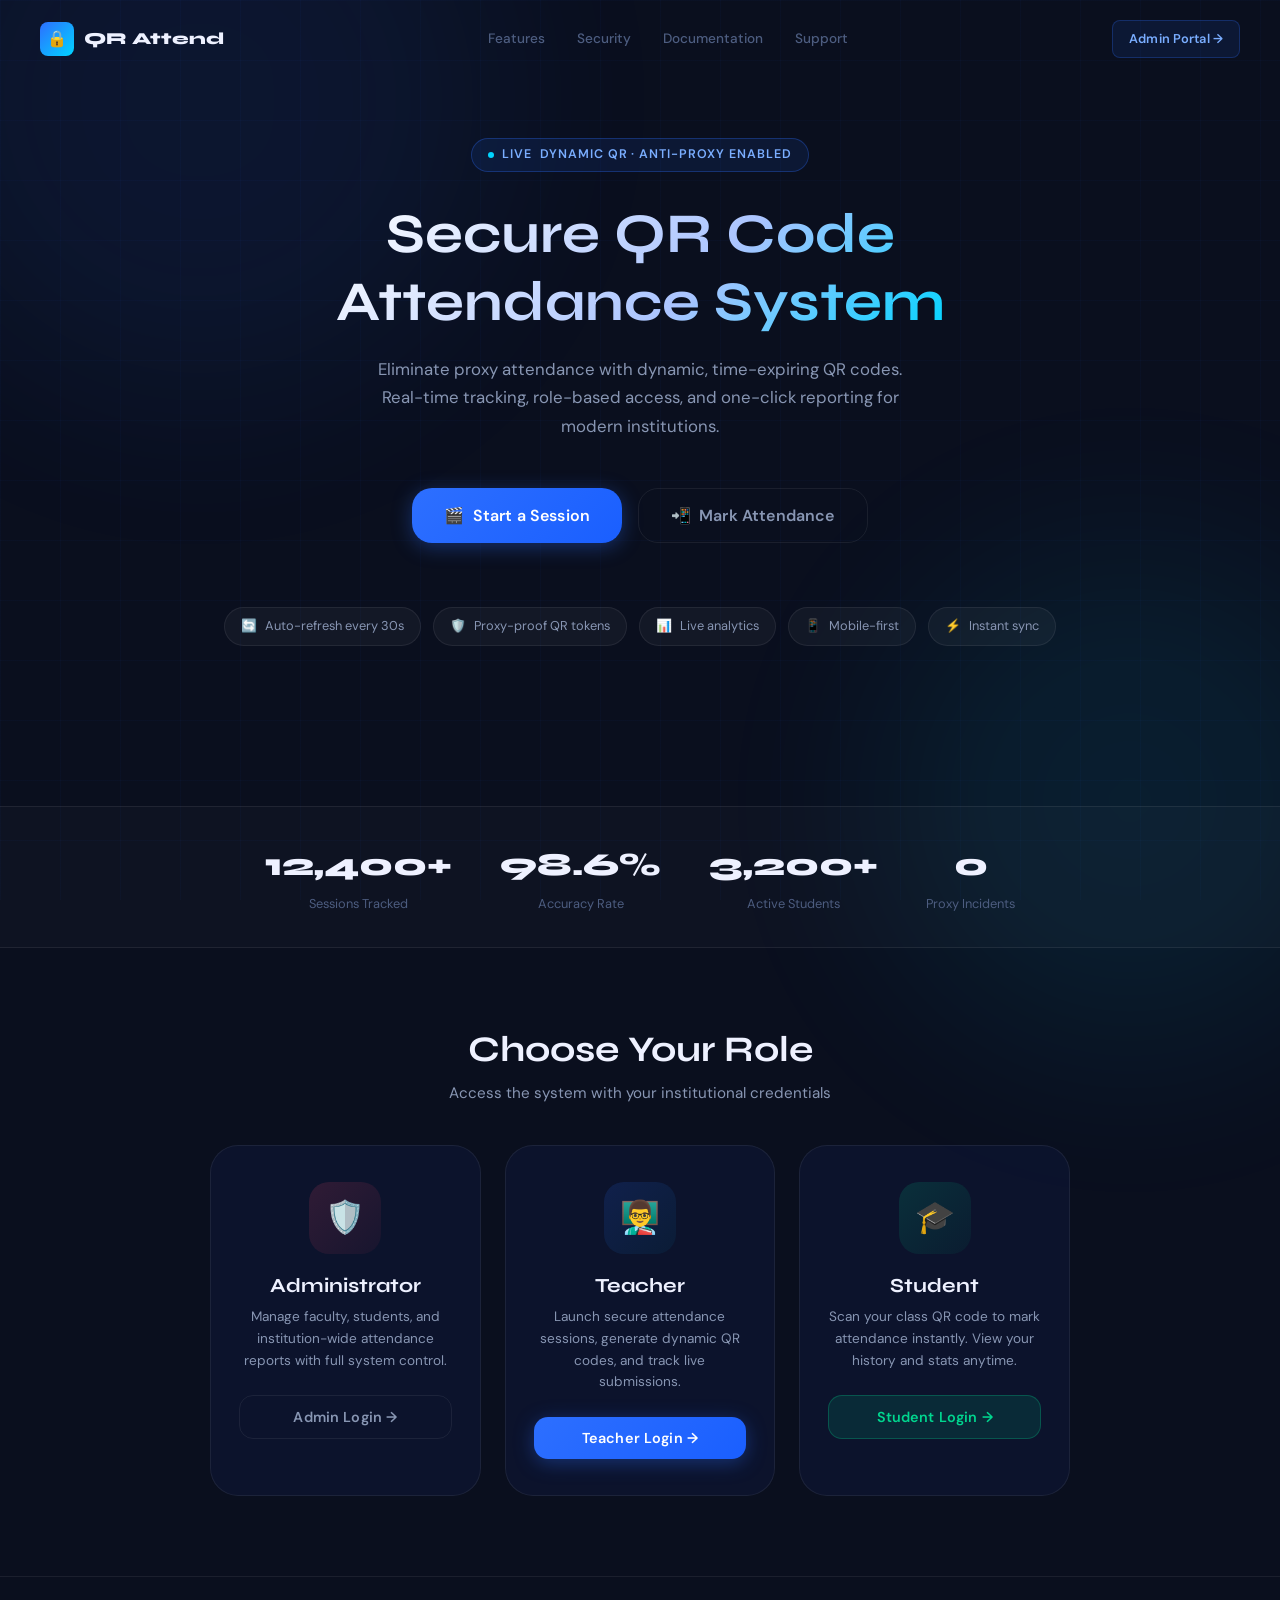
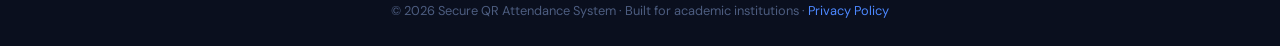
<file: frontend/pages/index.html>
<!DOCTYPE html>
<html lang="en">
<head>
  <meta charset="UTF-8" />
  <meta name="viewport" content="width=device-width, initial-scale=1.0" />
  <title>Secure QR Attendance System</title>
  <link rel="stylesheet" href="../css/styles.css" />
  <style>
    /* Landing-specific styles */
    .landing-body { min-height: 100vh; display: flex; flex-direction: column; }

    /* Decorative gradient blobs */
    .blob {
      position: fixed;
      border-radius: 50%;
      filter: blur(100px);
      opacity: 0.08;
      pointer-events: none;
      z-index: 0;
    }
    .blob-1 { width: 600px; height: 600px; background: var(--blue-500); top: -200px; left: -100px; }
    .blob-2 { width: 500px; height: 500px; background: var(--cyan); bottom: -150px; right: -100px; }

    /* Navbar */
    .landing-nav {
      display: flex;
      align-items: center;
      justify-content: space-between;
      padding: 20px 40px;
      position: relative;
      z-index: 10;
    }
    .nav-links { display: flex; gap: 32px; }
    .nav-links a { font-size: 0.85rem; font-weight: 500; color: var(--text-muted); transition: var(--transition); }
    .nav-links a:hover { color: var(--text-primary); }

    /* Hero Section */
    .hero {
      flex: 1;
      display: flex;
      flex-direction: column;
      align-items: center;
      justify-content: center;
      padding: 60px 24px 80px;
      text-align: center;
      position: relative;
      z-index: 1;
    }
    .hero-badge {
      display: inline-flex;
      align-items: center;
      gap: 8px;
      background: rgba(45,111,255,0.1);
      border: 1px solid rgba(45,111,255,0.3);
      border-radius: 100px;
      padding: 6px 16px;
      font-size: 0.78rem;
      font-weight: 600;
      color: var(--blue-300);
      text-transform: uppercase;
      letter-spacing: 0.08em;
      margin-bottom: 28px;
    }
    .hero-badge::before { content: ''; width: 6px; height: 6px; border-radius: 50%; background: var(--cyan); animation: live-pulse 1.5s infinite; }
    .hero-title {
      max-width: 740px;
      margin-bottom: 20px;
      background: linear-gradient(135deg, #ffffff 0%, #aac4ff 60%, var(--cyan) 100%);
      -webkit-background-clip: text;
      -webkit-text-fill-color: transparent;
      background-clip: text;
    }
    .hero-desc {
      max-width: 560px;
      margin: 0 auto 48px;
      font-size: 1.05rem;
      line-height: 1.7;
      color: var(--text-secondary);
    }
    .hero-actions {
      display: flex;
      gap: 16px;
      justify-content: center;
      flex-wrap: wrap;
      margin-bottom: 64px;
    }

    /* Feature pills */
    .feature-pills {
      display: flex;
      gap: 12px;
      flex-wrap: wrap;
      justify-content: center;
      margin-bottom: 80px;
    }
    .pill {
      display: flex;
      align-items: center;
      gap: 8px;
      padding: 8px 16px;
      background: rgba(255,255,255,0.04);
      border: 1px solid var(--border);
      border-radius: 100px;
      font-size: 0.8rem;
      color: var(--text-secondary);
    }

    /* Role Section */
    .role-section { padding: 0 24px 80px; position: relative; z-index: 1; }
    .role-section-header { text-align: center; margin-bottom: 40px; }
    .role-section-header h2 { margin-bottom: 10px; }
    .role-section-header p { font-size: 0.95rem; }
    .role-grid {
      display: grid;
      grid-template-columns: repeat(3, 1fr);
      gap: 24px;
      max-width: 860px;
      margin: 0 auto;
    }

    /* Stats bar */
    .stats-bar {
      display: flex;
      align-items: center;
      justify-content: center;
      gap: 48px;
      padding: 32px;
      background: rgba(255,255,255,0.02);
      border-top: 1px solid var(--border);
      border-bottom: 1px solid var(--border);
      margin-bottom: 80px;
      position: relative;
      z-index: 1;
    }
    .stat-item { text-align: center; }
    .stat-item .num { font-family: 'Syne', sans-serif; font-size: 2rem; font-weight: 800; color: var(--text-primary); }
    .stat-item .desc { font-size: 0.8rem; color: var(--text-muted); margin-top: 4px; }

    /* Footer */
    .landing-footer {
      text-align: center;
      padding: 24px;
      border-top: 1px solid var(--border);
      font-size: 0.8rem;
      color: var(--text-muted);
      position: relative;
      z-index: 1;
    }

    @media (max-width: 768px) {
      .role-grid { grid-template-columns: 1fr; max-width: 400px; }
      .landing-nav { padding: 16px 20px; }
      .nav-links { display: none; }
      .stats-bar { gap: 24px; flex-wrap: wrap; }
      .hero-desc { font-size: 0.95rem; }
    }
  </style>
</head>
<body class="landing-body" data-page="landing">

  <!-- Decorative blobs -->
  <div class="blob blob-1"></div>
  <div class="blob blob-2"></div>

  <!-- Navigation -->
  <nav class="landing-nav">
    <div class="logo">
      <div class="logo-icon">🔒</div>
      <span>QR Attend</span>
    </div>
    <div class="nav-links">
      <a href="#">Features</a>
      <a href="#">Security</a>
      <a href="#">Documentation</a>
      <a href="#">Support</a>
    </div>
    <a href="login.html?role=admin" class="btn btn-secondary btn-sm">Admin Portal →</a>
  </nav>

  <!-- Hero Section -->
  <section class="hero">
    <div class="hero-badge">
      <span>Live</span> Dynamic QR · Anti-Proxy Enabled
    </div>
    <h1 class="hero-title">Secure QR Code<br/>Attendance System</h1>
    <p class="hero-desc">
      Eliminate proxy attendance with dynamic, time-expiring QR codes. 
      Real-time tracking, role-based access, and one-click reporting for modern institutions.
    </p>
    <div class="hero-actions">
      <button class="btn btn-primary btn-lg role-btn" data-role="teacher">
        <span>🎬</span> Start a Session
      </button>
      <button class="btn btn-ghost btn-lg role-btn" data-role="student">
        <span>📲</span> Mark Attendance
      </button>
    </div>
    <div class="feature-pills">
      <div class="pill"><span>🔄</span> Auto-refresh every 30s</div>
      <div class="pill"><span>🛡️</span> Proxy-proof QR tokens</div>
      <div class="pill"><span>📊</span> Live analytics</div>
      <div class="pill"><span>📱</span> Mobile-first</div>
      <div class="pill"><span>⚡</span> Instant sync</div>
    </div>
  </section>

  <!-- Stats Bar -->
  <div class="stats-bar">
    <div class="stat-item"><div class="num">12,400+</div><div class="desc">Sessions Tracked</div></div>
    <div class="stat-item"><div class="num">98.6%</div><div class="desc">Accuracy Rate</div></div>
    <div class="stat-item"><div class="num">3,200+</div><div class="desc">Active Students</div></div>
    <div class="stat-item"><div class="num">0</div><div class="desc">Proxy Incidents</div></div>
  </div>

  <!-- Role Selection -->
  <section class="role-section">
    <div class="role-section-header">
      <h2>Choose Your Role</h2>
      <p>Access the system with your institutional credentials</p>
    </div>
    <div class="role-grid stagger">

      <!-- Admin Card -->
      <div class="role-card" onclick="location.href='login.html?role=admin'">
        <div class="role-icon admin">🛡️</div>
        <h3>Administrator</h3>
        <p>Manage faculty, students, and institution-wide attendance reports with full system control.</p>
        <button class="btn btn-ghost full-width role-btn" data-role="admin">Admin Login →</button>
      </div>

      <!-- Teacher Card -->
      <div class="role-card" onclick="location.href='login.html?role=teacher'">
        <div class="role-icon teacher">👨‍🏫</div>
        <h3>Teacher</h3>
        <p>Launch secure attendance sessions, generate dynamic QR codes, and track live submissions.</p>
        <button class="btn btn-primary full-width role-btn" data-role="teacher">Teacher Login →</button>
      </div>

      <!-- Student Card -->
      <div class="role-card" onclick="location.href='login.html?role=student'">
        <div class="role-icon student">🎓</div>
        <h3>Student</h3>
        <p>Scan your class QR code to mark attendance instantly. View your history and stats anytime.</p>
        <button class="btn btn-success full-width role-btn" data-role="student">Student Login →</button>
      </div>

    </div>
  </section>

  <!-- Footer -->
  <footer class="landing-footer">
    © 2026 Secure QR Attendance System · Built for academic institutions · <a href="#">Privacy Policy</a>
  </footer>

  <script src="../script/script.js"></script>
</body>
</html>
</file>
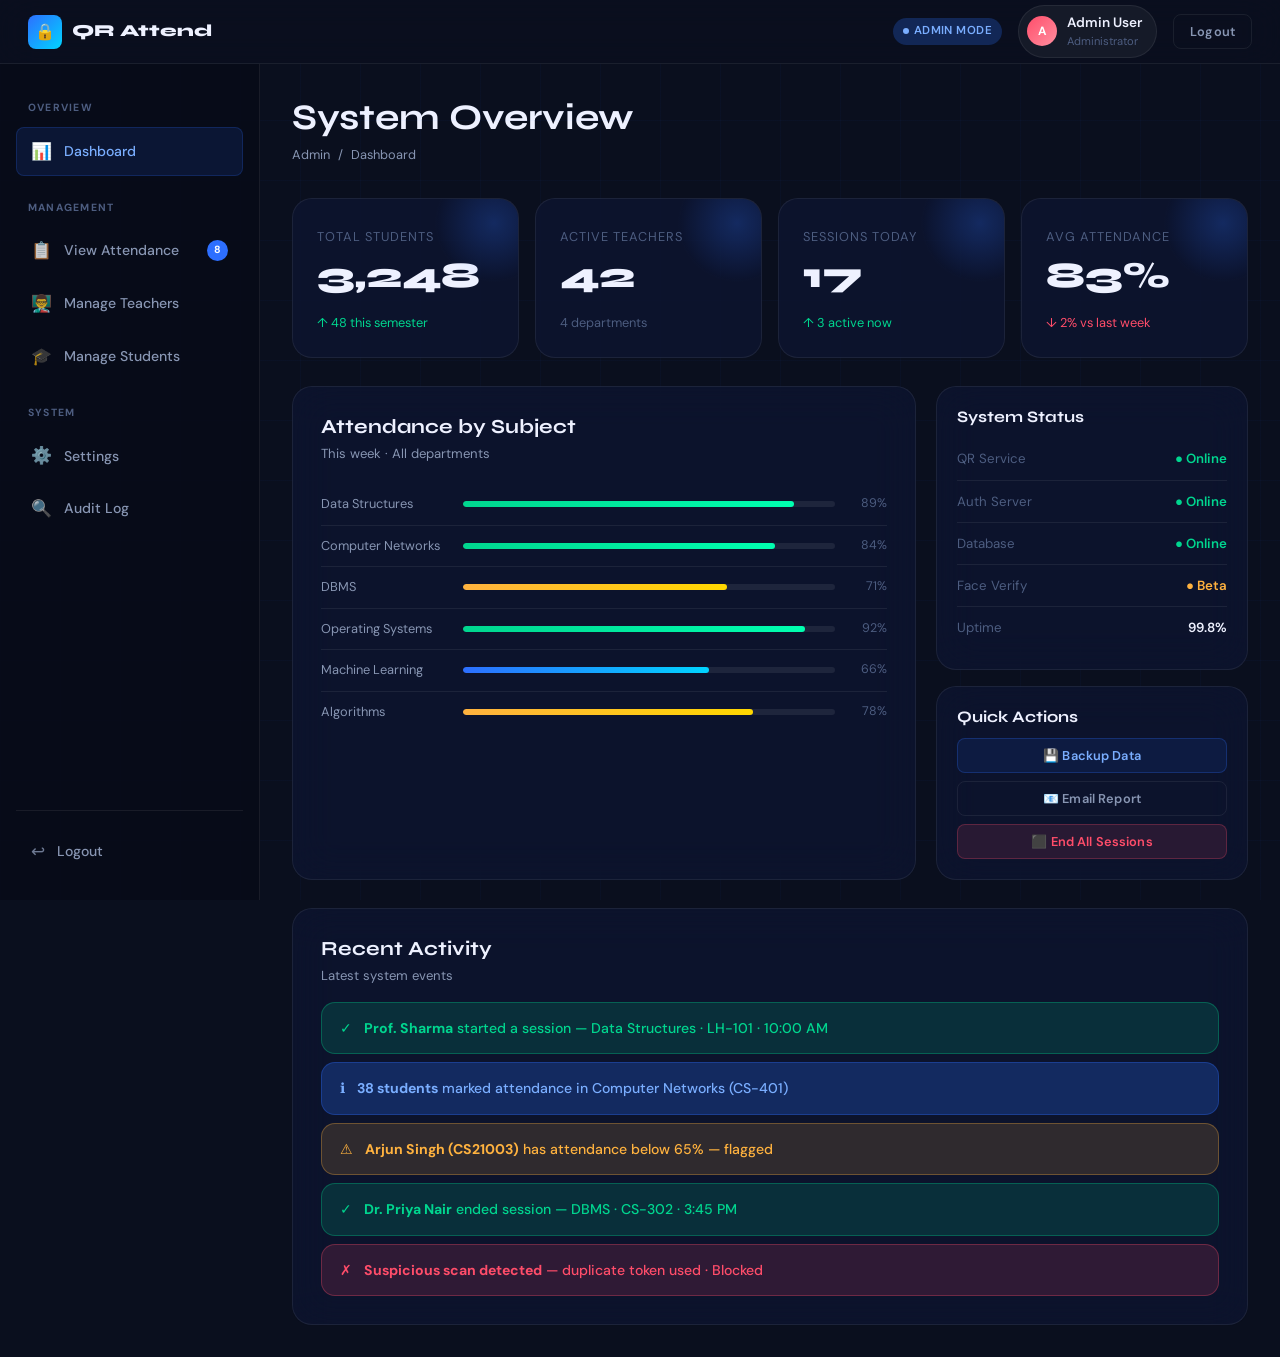
<file: frontend/pages/admin.html>
<!DOCTYPE html>
<html lang="en">
<head>
  <meta charset="UTF-8" />
  <meta name="viewport" content="width=device-width, initial-scale=1.0" />
  <title>Admin Dashboard — QR Attendance</title>
  <link rel="stylesheet" href="../css/styles.css" />
  <style>
    /* Admin layout */
    body { display: flex; flex-direction: column; min-height: 100vh; }

    /* Override stat card for admin */
    .admin-stats {
      display: grid;
      grid-template-columns: repeat(4, 1fr);
      gap: 16px;
      margin-bottom: 28px;
    }

    /* Filter form */
    #filter-form {
      display: grid;
      grid-template-columns: 1fr 1fr 1fr auto auto;
      gap: 12px;
      align-items: end;
      margin-bottom: 20px;
    }

    /* Section visibility */
    .admin-section { display: none; }
    .admin-section.active-section { display: block; }

    /* Teacher/Student cards top action bar */
    .section-action-bar {
      display: flex;
      align-items: center;
      justify-content: space-between;
      margin-bottom: 20px;
      flex-wrap: wrap;
      gap: 12px;
    }

    /* Overview mini charts */
    .overview-grid {
      display: grid;
      grid-template-columns: 2fr 1fr;
      gap: 20px;
      margin-bottom: 28px;
    }
    .mini-bar {
      display: flex;
      align-items: center;
      gap: 12px;
      padding: 10px 0;
      border-bottom: 1px solid var(--border);
    }
    .mini-bar:last-child { border-bottom: none; }
    .mini-bar-label { font-size: 0.8rem; color: var(--text-secondary); min-width: 130px; }
    .mini-bar-fill { flex: 1; }
    .mini-bar-val { font-size: 0.78rem; color: var(--text-muted); min-width: 40px; text-align: right; }

    /* System info card */
    .system-card { padding: 20px; }
    .sys-item {
      display: flex;
      justify-content: space-between;
      padding: 10px 0;
      border-bottom: 1px solid var(--border);
      font-size: 0.83rem;
    }
    .sys-item:last-child { border-bottom: none; }
    .sys-key { color: var(--text-muted); }
    .sys-val { color: var(--text-primary); font-weight: 600; }

    @media (max-width: 900px) {
      .admin-stats { grid-template-columns: repeat(2, 1fr); }
      #filter-form { grid-template-columns: 1fr 1fr; }
      .overview-grid { grid-template-columns: 1fr; }
    }
    @media (max-width: 600px) {
      .admin-stats { grid-template-columns: 1fr 1fr; }
      #filter-form { grid-template-columns: 1fr; }
    }
  </style>
</head>
<body data-page="admin">

  <!-- Sidebar overlay (mobile) -->
  <div class="sidebar-overlay" onclick="toggleSidebar()"></div>

  <!-- Header -->
  <header class="site-header">
    <div style="display:flex;align-items:center;gap:12px">
      <button class="mobile-menu-btn" onclick="toggleSidebar()">☰</button>
      <div class="logo">
        <div class="logo-icon">🔒</div>
        <span>QR Attend</span>
      </div>
    </div>
    <div class="header-right">
      <div class="badge badge-blue badge-dot" style="font-size:0.72rem">Admin Mode</div>
      <div class="user-chip">
        <div class="avatar" style="background:linear-gradient(135deg,var(--error),#ff8fa0)" id="header-avatar">A</div>
        <div>
          <div class="user-name" id="header-user-name">Admin User</div>
          <div class="user-role" id="header-user-role">Administrator</div>
        </div>
      </div>
      <button class="btn btn-ghost btn-sm" onclick="logout()">Logout</button>
    </div>
  </header>

  <div class="layout-with-sidebar" style="flex:1">

    <!-- Sidebar Navigation -->
    <aside class="sidebar">
      <div class="sidebar-section-label">Overview</div>
      <div class="nav-link active" data-section="section-overview">
        <span class="nav-icon">📊</span> Dashboard
      </div>

      <div class="sidebar-section-label">Management</div>
      <div class="nav-link" data-section="section-attendance">
        <span class="nav-icon">📋</span> View Attendance
        <span class="nav-badge">8</span>
      </div>
      <div class="nav-link" data-section="section-teachers">
        <span class="nav-icon">👨‍🏫</span> Manage Teachers
      </div>
      <div class="nav-link" data-section="section-students">
        <span class="nav-icon">🎓</span> Manage Students
      </div>

      <div class="sidebar-section-label">System</div>
      <div class="nav-link" data-section="section-settings">
        <span class="nav-icon">⚙️</span> Settings
      </div>
      <div class="nav-link" onclick="showGlobalAlert('Audit log downloaded.','success')">
        <span class="nav-icon">🔍</span> Audit Log
      </div>

      <div style="margin-top:auto;padding-top:16px;border-top:1px solid var(--border)">
        <div class="nav-link" onclick="logout()">
          <span class="nav-icon">↩</span> Logout
        </div>
      </div>
    </aside>

    <!-- Main Content -->
    <main class="main-content">

      <!-- ===== SECTION: OVERVIEW ===== -->
      <div id="section-overview" class="admin-section active-section">

        <div class="page-header">
          <h2>System Overview</h2>
          <div class="breadcrumb">
            <span>Admin</span> <span>/</span> <span>Dashboard</span>
          </div>
        </div>

        <!-- Stats -->
        <div class="admin-stats stagger">
          <div class="stat-card">
            <div class="stat-label">Total Students</div>
            <div class="stat-value">3,248</div>
            <div class="stat-delta up">↑ 48 this semester</div>
          </div>
          <div class="stat-card">
            <div class="stat-label">Active Teachers</div>
            <div class="stat-value">42</div>
            <div class="stat-delta" style="color:var(--text-muted)">4 departments</div>
          </div>
          <div class="stat-card">
            <div class="stat-label">Sessions Today</div>
            <div class="stat-value">17</div>
            <div class="stat-delta up">↑ 3 active now</div>
          </div>
          <div class="stat-card">
            <div class="stat-label">Avg Attendance</div>
            <div class="stat-value">83%</div>
            <div class="stat-delta down">↓ 2% vs last week</div>
          </div>
        </div>

        <!-- Charts area -->
        <div class="overview-grid">
          <!-- Attendance by subject -->
          <div class="card">
            <div style="margin-bottom:20px">
              <h3 style="margin-bottom:4px">Attendance by Subject</h3>
              <p style="font-size:0.82rem">This week · All departments</p>
            </div>
            <div>
              <div class="mini-bar">
                <span class="mini-bar-label">Data Structures</span>
                <div class="mini-bar-fill progress-bar"><div class="progress-fill success" style="width:89%"></div></div>
                <span class="mini-bar-val">89%</span>
              </div>
              <div class="mini-bar">
                <span class="mini-bar-label">Computer Networks</span>
                <div class="mini-bar-fill progress-bar"><div class="progress-fill success" style="width:84%"></div></div>
                <span class="mini-bar-val">84%</span>
              </div>
              <div class="mini-bar">
                <span class="mini-bar-label">DBMS</span>
                <div class="mini-bar-fill progress-bar"><div class="progress-fill warning" style="width:71%"></div></div>
                <span class="mini-bar-val">71%</span>
              </div>
              <div class="mini-bar">
                <span class="mini-bar-label">Operating Systems</span>
                <div class="mini-bar-fill progress-bar"><div class="progress-fill success" style="width:92%"></div></div>
                <span class="mini-bar-val">92%</span>
              </div>
              <div class="mini-bar">
                <span class="mini-bar-label">Machine Learning</span>
                <div class="mini-bar-fill progress-bar"><div class="progress-fill" style="width:66%"></div></div>
                <span class="mini-bar-val">66%</span>
              </div>
              <div class="mini-bar">
                <span class="mini-bar-label">Algorithms</span>
                <div class="mini-bar-fill progress-bar"><div class="progress-fill warning" style="width:78%"></div></div>
                <span class="mini-bar-val">78%</span>
              </div>
            </div>
          </div>

          <!-- System status -->
          <div>
            <div class="card system-card" style="margin-bottom:16px">
              <h4 style="margin-bottom:12px">System Status</h4>
              <div class="sys-item">
                <span class="sys-key">QR Service</span>
                <span class="sys-val" style="color:var(--success)">● Online</span>
              </div>
              <div class="sys-item">
                <span class="sys-key">Auth Server</span>
                <span class="sys-val" style="color:var(--success)">● Online</span>
              </div>
              <div class="sys-item">
                <span class="sys-key">Database</span>
                <span class="sys-val" style="color:var(--success)">● Online</span>
              </div>
              <div class="sys-item">
                <span class="sys-key">Face Verify</span>
                <span class="sys-val" style="color:var(--warning)">● Beta</span>
              </div>
              <div class="sys-item">
                <span class="sys-key">Uptime</span>
                <span class="sys-val">99.8%</span>
              </div>
            </div>

            <div class="card system-card">
              <h4 style="margin-bottom:12px">Quick Actions</h4>
              <div style="display:flex;flex-direction:column;gap:8px">
                <button class="btn btn-secondary btn-sm full-width" onclick="showGlobalAlert('Backup initiated.','success')">💾 Backup Data</button>
                <button class="btn btn-ghost btn-sm full-width" onclick="showGlobalAlert('Report sent to admin email.','success')">📧 Email Report</button>
                <button class="btn btn-danger btn-sm full-width" onclick="showGlobalAlert('All active sessions ended.','error')">⬛ End All Sessions</button>
              </div>
            </div>
          </div>
        </div>

        <!-- Recent Activity -->
        <div class="card">
          <div style="margin-bottom:16px">
            <h3 style="margin-bottom:4px">Recent Activity</h3>
            <p style="font-size:0.82rem">Latest system events</p>
          </div>
          <div style="display:flex;flex-direction:column;gap:8px">
            <div class="alert alert-success"><span>✓</span><span><strong>Prof. Sharma</strong> started a session — Data Structures · LH-101 · 10:00 AM</span></div>
            <div class="alert alert-info"><span>ℹ</span><span><strong>38 students</strong> marked attendance in Computer Networks (CS-401)</span></div>
            <div class="alert alert-warning"><span>⚠</span><span><strong>Arjun Singh (CS21003)</strong> has attendance below 65% — flagged</span></div>
            <div class="alert alert-success"><span>✓</span><span><strong>Dr. Priya Nair</strong> ended session — DBMS · CS-302 · 3:45 PM</span></div>
            <div class="alert alert-error"><span>✗</span><span><strong>Suspicious scan detected</strong> — duplicate token used · Blocked</span></div>
          </div>
        </div>

      </div>

      <!-- ===== SECTION: ATTENDANCE ===== -->
      <div id="section-attendance" class="admin-section">
        <div class="page-header">
          <h2>Attendance Records</h2>
          <div class="breadcrumb"><span>Admin</span><span>/</span><span>View Attendance</span></div>
        </div>

        <!-- Filters -->
        <div class="card" style="margin-bottom:20px">
          <div style="margin-bottom:16px">
            <h4>Filter Records</h4>
          </div>
          <form id="filter-form" onsubmit="return false">
            <div class="form-group">
              <label class="form-label">Date</label>
              <input type="date" class="form-input" value="2026-04-08" />
            </div>
            <div class="form-group">
              <label class="form-label">Class</label>
              <select class="form-input form-select">
                <option value="">All Classes</option>
                <option>CS-301</option>
                <option>CS-401</option>
                <option>CS-302</option>
                <option>CS-303</option>
              </select>
            </div>
            <div class="form-group">
              <label class="form-label">Subject</label>
              <select class="form-input form-select">
                <option value="">All Subjects</option>
                <option>Data Structures</option>
                <option>Computer Networks</option>
                <option>DBMS</option>
                <option>OS</option>
              </select>
            </div>
            <div class="form-group">
              <label class="form-label">Apply</label>
              <button id="apply-filters-btn" class="btn btn-primary">Apply</button>
            </div>
            <div class="form-group">
              <label class="form-label">Reset</label>
              <button id="clear-filters-btn" class="btn btn-ghost">Clear</button>
            </div>
          </form>
        </div>

        <!-- Table -->
        <div class="card">
          <div class="section-action-bar">
            <div>
              <h3 style="margin-bottom:4px">All Records</h3>
              <p style="font-size:0.82rem">Showing 8 records · 08 April 2026</p>
            </div>
            <div class="flex gap-8">
              <button id="export-btn" class="btn btn-secondary btn-sm">↓ Export CSV</button>
              <button class="btn btn-ghost btn-sm" onclick="showGlobalAlert('Print view opened.','info')">🖨 Print</button>
            </div>
          </div>
          <div class="table-wrap">
            <table>
              <thead>
                <tr>
                  <th>Student</th>
                  <th>Roll No.</th>
                  <th>Subject</th>
                  <th>Class</th>
                  <th>Date</th>
                  <th>Time</th>
                  <th>Status</th>
                  <th>Action</th>
                </tr>
              </thead>
              <tbody id="attendance-tbody">
                <!-- Populated by JS -->
              </tbody>
            </table>
          </div>
        </div>
      </div>

      <!-- ===== SECTION: TEACHERS ===== -->
      <div id="section-teachers" class="admin-section">
        <div class="page-header">
          <h2>Manage Teachers</h2>
          <div class="breadcrumb"><span>Admin</span><span>/</span><span>Teachers</span></div>
        </div>

        <div class="section-action-bar">
          <div class="search-wrap" style="max-width:300px">
            <span class="search-icon">🔍</span>
            <input type="text" class="form-input" placeholder="Search teachers..." />
          </div>
          <button id="add-teacher-btn" class="btn btn-primary btn-sm">+ Add Teacher</button>
        </div>

        <div class="card">
          <div class="table-wrap">
            <table>
              <thead>
                <tr>
                  <th>Teacher</th>
                  <th>Department</th>
                  <th>Subjects</th>
                  <th>Sessions</th>
                  <th>Status</th>
                  <th>Actions</th>
                </tr>
              </thead>
              <tbody id="teachers-tbody">
                <!-- Populated by JS -->
              </tbody>
            </table>
          </div>
        </div>
      </div>

      <!-- ===== SECTION: STUDENTS ===== -->
      <div id="section-students" class="admin-section">
        <div class="page-header">
          <h2>Manage Students</h2>
          <div class="breadcrumb"><span>Admin</span><span>/</span><span>Students</span></div>
        </div>

        <div class="section-action-bar">
          <div class="flex gap-8" style="flex-wrap:wrap">
            <div class="search-wrap">
              <span class="search-icon">🔍</span>
              <input type="text" class="form-input" placeholder="Search students..." />
            </div>
            <select class="form-input form-select" style="width:auto">
              <option>All Classes</option>
              <option>CS-301</option>
              <option>CS-401</option>
              <option>CS-302</option>
            </select>
          </div>
          <button id="add-student-btn" class="btn btn-primary btn-sm">+ Enroll Student</button>
        </div>

        <div class="card">
          <div class="table-wrap">
            <table>
              <thead>
                <tr>
                  <th>Student</th>
                  <th>Roll No.</th>
                  <th>Class</th>
                  <th>Attendance</th>
                  <th>Actions</th>
                </tr>
              </thead>
              <tbody id="students-tbody">
                <!-- Populated by JS -->
              </tbody>
            </table>
          </div>
        </div>
      </div>

      <!-- ===== SECTION: SETTINGS ===== -->
      <div id="section-settings" class="admin-section">
        <div class="page-header">
          <h2>System Settings</h2>
          <div class="breadcrumb"><span>Admin</span><span>/</span><span>Settings</span></div>
        </div>
        <div class="grid-2">
          <div class="card">
            <h3 style="margin-bottom:20px">QR Configuration</h3>
            <div style="display:flex;flex-direction:column;gap:16px">
              <div class="form-group">
                <label class="form-label">QR Refresh Interval (seconds)</label>
                <input type="number" class="form-input" value="30" min="10" max="120" />
              </div>
              <div class="form-group">
                <label class="form-label">Session Duration (default)</label>
                <select class="form-input form-select">
                  <option>1 Hour</option>
                  <option selected>1.5 Hours</option>
                  <option>2 Hours</option>
                </select>
              </div>
              <div class="form-group">
                <label class="form-label">Anti-Proxy Mode</label>
                <select class="form-input form-select">
                  <option selected>Strict (Token + Timestamp)</option>
                  <option>Standard (Token only)</option>
                </select>
              </div>
              <button class="btn btn-primary" onclick="showGlobalAlert('QR settings saved.','success')">Save Changes</button>
            </div>
          </div>
          <div class="card">
            <h3 style="margin-bottom:20px">Notifications</h3>
            <div style="display:flex;flex-direction:column;gap:16px">
              <div class="form-group">
                <label class="form-label">Low Attendance Alert Threshold</label>
                <input type="number" class="form-input" value="75" min="50" max="100" />
              </div>
              <div class="form-group">
                <label class="form-label">Email Reports</label>
                <select class="form-input form-select">
                  <option>Daily</option>
                  <option selected>Weekly</option>
                  <option>Monthly</option>
                </select>
              </div>
              <div class="form-group">
                <label class="form-label">Alert Recipients</label>
                <input type="email" class="form-input" value="admin@school.edu" />
              </div>
              <button class="btn btn-primary" onclick="showGlobalAlert('Notification settings saved.','success')">Save Changes</button>
            </div>
          </div>
        </div>
      </div>

    </main>
  </div>

  <!-- Add Teacher Modal -->
  <div class="modal-overlay hidden" id="add-teacher-modal">
    <div class="modal">
      <button class="modal-close" id="close-teacher-modal">✕</button>
      <div class="modal-header">
        <div class="modal-title">Add New Teacher</div>
        <div class="modal-subtitle">Create teacher account and assign subjects</div>
      </div>
      <div class="modal-body">
        <div class="form-group">
          <label class="form-label">Full Name</label>
          <input type="text" class="form-input" placeholder="Prof. John Doe" />
        </div>
        <div class="form-group">
          <label class="form-label">Email Address</label>
          <input type="email" class="form-input" placeholder="teacher@school.edu" />
        </div>
        <div class="form-group">
          <label class="form-label">Department</label>
          <select class="form-input form-select">
            <option>Computer Science</option>
            <option>Mathematics</option>
            <option>Electronics</option>
            <option>Physics</option>
          </select>
        </div>
        <div class="form-group">
          <label class="form-label">Employee ID</label>
          <input type="text" class="form-input" placeholder="EMP2026001" />
        </div>
        <div class="alert alert-info">
          <span>ℹ</span><span>A temporary password will be emailed to the teacher automatically.</span>
        </div>
      </div>
      <div class="modal-footer">
        <button class="btn btn-ghost" onclick="closeModal('add-teacher-modal')">Cancel</button>
        <button class="btn btn-primary" id="save-teacher-btn">Add Teacher</button>
      </div>
    </div>
  </div>

  <!-- Add Student Modal -->
  <div class="modal-overlay hidden" id="add-student-modal">
    <div class="modal">
      <button class="modal-close" id="close-student-modal">✕</button>
      <div class="modal-header">
        <div class="modal-title">Enroll New Student</div>
        <div class="modal-subtitle">Register a new student in the system</div>
      </div>
      <div class="modal-body">
        <div class="form-group">
          <label class="form-label">Full Name</label>
          <input type="text" class="form-input" placeholder="Student Full Name" />
        </div>
        <div class="form-group">
          <label class="form-label">Roll Number</label>
          <input type="text" class="form-input" placeholder="CS21010" />
        </div>
        <div class="form-group">
          <label class="form-label">Email Address</label>
          <input type="email" class="form-input" placeholder="student@school.edu" />
        </div>
        <div class="grid-2">
          <div class="form-group">
            <label class="form-label">Class</label>
            <select class="form-input form-select">
              <option>CS-301</option>
              <option>CS-401</option>
              <option>CS-302</option>
            </select>
          </div>
          <div class="form-group">
            <label class="form-label">Year</label>
            <select class="form-input form-select">
              <option>1st Year</option>
              <option>2nd Year</option>
              <option selected>3rd Year</option>
              <option>4th Year</option>
            </select>
          </div>
        </div>
      </div>
      <div class="modal-footer">
        <button class="btn btn-ghost" onclick="closeModal('add-student-modal')">Cancel</button>
        <button class="btn btn-primary" id="save-student-btn">Enroll Student</button>
      </div>
    </div>
  </div>

  <script src="../script/script.js"></script>
  <script>
    // Mark first nav link active and show overview on load
    document.addEventListener('DOMContentLoaded', () => {
      document.querySelectorAll('.admin-section').forEach(s => {
        s.style.display = 'none';
        s.classList.remove('active-section');
      });
      const overview = document.getElementById('section-overview');
      if (overview) { overview.style.display = 'block'; overview.classList.add('active-section'); }

      // Override nav to show/hide sections
      document.querySelectorAll('.nav-link[data-section]').forEach(link => {
        link.addEventListener('click', () => {
          document.querySelectorAll('.nav-link').forEach(l => l.classList.remove('active'));
          document.querySelectorAll('.admin-section').forEach(s => { s.style.display = 'none'; s.classList.remove('active-section'); });
          link.classList.add('active');
          const sec = document.getElementById(link.dataset.section);
          if (sec) { sec.style.display = 'block'; sec.classList.add('active-section'); }
        });
      });
    });
  </script>
</body>
</html>
</file>
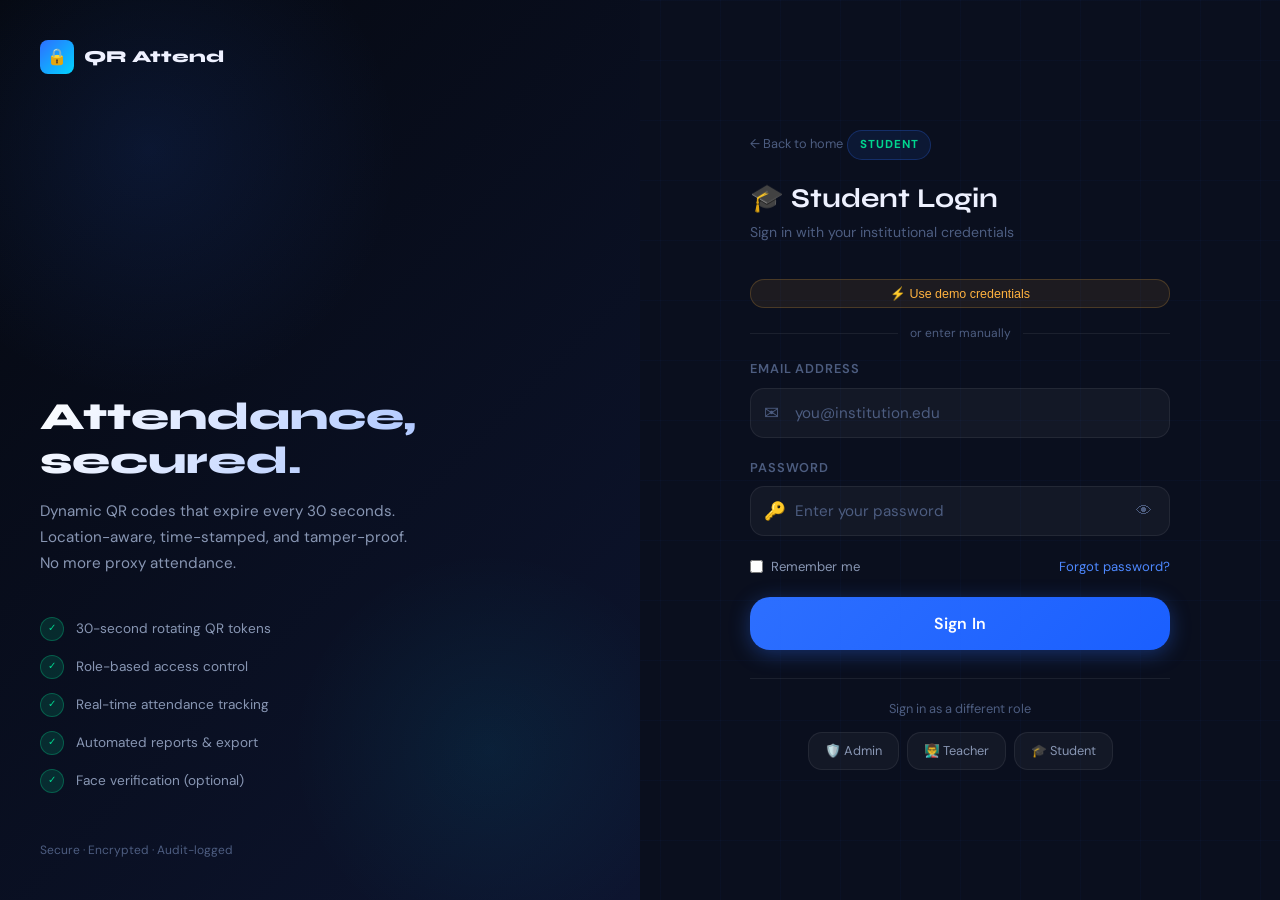
<file: frontend/pages/login.html>
<!DOCTYPE html>
<html lang="en">
<head>
  <meta charset="UTF-8" />
  <meta name="viewport" content="width=device-width, initial-scale=1.0" />
  <title>Login — Secure QR Attendance</title>
  <link rel="stylesheet" href="../css/styles.css" />
  <style>
    .login-page {
      min-height: 100vh;
      display: grid;
      grid-template-columns: 1fr 1fr;
    }

    /* Left decorative panel */
    .login-panel {
      background: linear-gradient(135deg, var(--navy-950) 0%, var(--navy-800) 100%);
      display: flex;
      flex-direction: column;
      justify-content: space-between;
      padding: 40px;
      position: relative;
      overflow: hidden;
    }
    .login-panel::before {
      content: '';
      position: absolute;
      width: 500px; height: 500px;
      background: radial-gradient(circle, rgba(45,111,255,0.12) 0%, transparent 70%);
      top: -100px; left: -100px;
    }
    .login-panel::after {
      content: '';
      position: absolute;
      width: 400px; height: 400px;
      background: radial-gradient(circle, rgba(0,212,255,0.07) 0%, transparent 70%);
      bottom: -50px; right: -50px;
    }
    .panel-content { position: relative; z-index: 1; }
    .panel-hero { margin-top: auto; padding-top: 60px; }
    .panel-title {
      font-family: 'Syne', sans-serif;
      font-size: 2.4rem;
      font-weight: 800;
      line-height: 1.15;
      margin-bottom: 16px;
      background: linear-gradient(135deg, #fff 0%, #aac4ff 70%, var(--cyan) 100%);
      -webkit-background-clip: text;
      -webkit-text-fill-color: transparent;
      background-clip: text;
    }
    .panel-desc { font-size: 0.95rem; color: var(--text-secondary); line-height: 1.7; max-width: 380px; }
    .panel-features { margin-top: 40px; display: flex; flex-direction: column; gap: 14px; }
    .feature-item {
      display: flex;
      align-items: center;
      gap: 12px;
      font-size: 0.85rem;
      color: var(--text-secondary);
    }
    .feature-check {
      width: 24px; height: 24px;
      border-radius: 50%;
      background: rgba(0,214,143,0.15);
      border: 1px solid rgba(0,214,143,0.3);
      display: flex;
      align-items: center;
      justify-content: center;
      font-size: 0.65rem;
      color: var(--success);
      flex-shrink: 0;
    }
    .panel-footer {
      font-size: 0.75rem;
      color: var(--text-muted);
      margin-top: 48px;
      position: relative;
      z-index: 1;
    }

    /* Right login form */
    .login-form-side {
      display: flex;
      align-items: center;
      justify-content: center;
      padding: 40px 24px;
      background: var(--navy-900);
    }
    .login-card {
      width: 100%;
      max-width: 420px;
    }
    .login-header { margin-bottom: 36px; }
    .back-link {
      display: inline-flex;
      align-items: center;
      gap: 6px;
      font-size: 0.8rem;
      color: var(--text-muted);
      margin-bottom: 28px;
      transition: var(--transition);
    }
    .back-link:hover { color: var(--text-primary); }
    .role-indicator {
      display: inline-flex;
      align-items: center;
      gap: 8px;
      padding: 5px 12px;
      background: rgba(45,111,255,0.1);
      border: 1px solid rgba(45,111,255,0.25);
      border-radius: 100px;
      font-size: 0.72rem;
      font-weight: 700;
      text-transform: uppercase;
      letter-spacing: 0.08em;
      color: var(--blue-300);
      margin-bottom: 16px;
    }
    .login-title { font-size: 1.7rem; margin-bottom: 6px; }
    .login-subtitle { font-size: 0.88rem; color: var(--text-muted); }

    /* Form */
    .login-form { display: flex; flex-direction: column; gap: 20px; }
    .divider-line {
      display: flex;
      align-items: center;
      gap: 12px;
      margin: 4px 0;
    }
    .divider-line::before, .divider-line::after {
      content: '';
      flex: 1;
      height: 1px;
      background: var(--border);
    }
    .divider-line span { font-size: 0.75rem; color: var(--text-muted); white-space: nowrap; }

    /* Demo fill */
    .demo-chip {
      display: inline-flex;
      align-items: center;
      gap: 6px;
      padding: 6px 14px;
      background: rgba(255,178,63,0.08);
      border: 1px solid rgba(255,178,63,0.2);
      border-radius: var(--radius-md);
      font-size: 0.78rem;
      color: var(--warning);
      cursor: pointer;
      transition: var(--transition);
      width: 100%;
      justify-content: center;
    }
    .demo-chip:hover { background: rgba(255,178,63,0.14); }

    /* Password toggle */
    .pass-wrap { position: relative; }
    .pass-toggle {
      position: absolute;
      right: 14px; top: 50%;
      transform: translateY(-50%);
      background: none;
      border: none;
      color: var(--text-muted);
      cursor: pointer;
      font-size: 1rem;
      padding: 4px;
      transition: var(--transition);
    }
    .pass-toggle:hover { color: var(--text-primary); }

    /* Role switcher */
    .role-switcher { margin-top: 28px; padding-top: 20px; border-top: 1px solid var(--border); }
    .role-switcher p { font-size: 0.8rem; color: var(--text-muted); text-align: center; margin-bottom: 12px; }
    .switch-roles { display: flex; gap: 8px; justify-content: center; }
    .switch-roles a {
      display: flex;
      align-items: center;
      gap: 6px;
      padding: 8px 16px;
      background: rgba(255,255,255,0.04);
      border: 1px solid var(--border);
      border-radius: var(--radius-md);
      font-size: 0.8rem;
      color: var(--text-secondary);
      transition: var(--transition);
    }
    .switch-roles a:hover { background: rgba(255,255,255,0.08); color: var(--text-primary); }

    /* Spinner */
    .spinner {
      display: inline-block;
      width: 14px; height: 14px;
      border: 2px solid rgba(255,255,255,0.3);
      border-top-color: white;
      border-radius: 50%;
      animation: spin 0.7s linear infinite;
    }
    @keyframes spin { to { transform: rotate(360deg); } }

    @media (max-width: 900px) {
      .login-page { grid-template-columns: 1fr; }
      .login-panel { display: none; }
      .login-form-side { min-height: 100vh; }
    }
  </style>
</head>
<body data-page="login">

  <div class="login-page">

    <!-- Left: Decorative Panel -->
    <div class="login-panel">
      <div class="panel-content">
        <div class="logo">
          <div class="logo-icon">🔒</div>
          <span>QR Attend</span>
        </div>
      </div>
      <div class="panel-hero" style="position:relative;z-index:1">
        <div class="panel-title">Attendance,<br/>secured.</div>
        <p class="panel-desc">
          Dynamic QR codes that expire every 30 seconds. 
          Location-aware, time-stamped, and tamper-proof.
          No more proxy attendance.
        </p>
        <div class="panel-features">
          <div class="feature-item"><div class="feature-check">✓</div> 30-second rotating QR tokens</div>
          <div class="feature-item"><div class="feature-check">✓</div> Role-based access control</div>
          <div class="feature-item"><div class="feature-check">✓</div> Real-time attendance tracking</div>
          <div class="feature-item"><div class="feature-check">✓</div> Automated reports & export</div>
          <div class="feature-item"><div class="feature-check">✓</div> Face verification (optional)</div>
        </div>
        <div class="panel-footer" style="margin-top:48px">
          Secure · Encrypted · Audit-logged
        </div>
      </div>
    </div>

    <!-- Right: Login Form -->
    <div class="login-form-side">
      <div class="login-card">

        <div class="login-header">
          <a href="index.html" class="back-link">← Back to home</a>
          <div class="role-indicator" id="role-tag">Teacher</div>
          <h2 class="login-title" id="role-title">👨‍🏫 Teacher Login</h2>
          <p class="login-subtitle">Sign in with your institutional credentials</p>
        </div>

        <!-- Error Alert -->
        <div class="alert alert-error hidden" id="login-error" style="margin-bottom:16px">
          ✗ <span></span>
        </div>

        <!-- Demo fill helper -->
        <button class="demo-chip" id="demo-fill">
          ⚡ Use demo credentials
        </button>

        <div class="divider-line" style="margin:16px 0"><span>or enter manually</span></div>

        <!-- Login Form -->
        <form id="login-form" class="login-form" novalidate>

          <div class="form-group">
            <label class="form-label" for="email">Email Address</label>
            <div class="input-icon-wrap">
              <span class="icon">✉</span>
              <input
                type="email"
                id="email"
                class="form-input"
                placeholder="you@institution.edu"
                autocomplete="email"
                required
              />
            </div>
          </div>

          <div class="form-group">
            <label class="form-label" for="password">Password</label>
            <div class="pass-wrap input-icon-wrap">
              <span class="icon">🔑</span>
              <input
                type="password"
                id="password"
                class="form-input"
                placeholder="Enter your password"
                autocomplete="current-password"
                required
              />
              <button type="button" class="pass-toggle" onclick="
                const inp = this.previousElementSibling;
                inp.type = inp.type === 'password' ? 'text' : 'password';
                this.textContent = inp.type === 'password' ? '👁' : '🙈';
              ">👁</button>
            </div>
          </div>

          <div class="flex-between" style="font-size:0.82rem">
            <label style="display:flex;align-items:center;gap:8px;color:var(--text-secondary);cursor:pointer">
              <input type="checkbox" /> Remember me
            </label>
            <a href="#" style="color:var(--blue-400)">Forgot password?</a>
          </div>

          <button type="submit" class="btn btn-primary btn-lg full-width">
            Sign In
          </button>

        </form>

        <!-- Role Switcher -->
        <div class="role-switcher">
          <p>Sign in as a different role</p>
          <div class="switch-roles">
            <a href="login.html?role=admin" class="switch-role-link" data-role="admin">🛡️ Admin</a>
            <a href="login.html?role=teacher" class="switch-role-link" data-role="teacher">👨‍🏫 Teacher</a>
            <a href="login.html?role=student" class="switch-role-link" data-role="student">🎓 Student</a>
          </div>
        </div>

      </div>
    </div>

  </div>

  <script src="../script/script.js"></script>
</body>
</html>
</file>
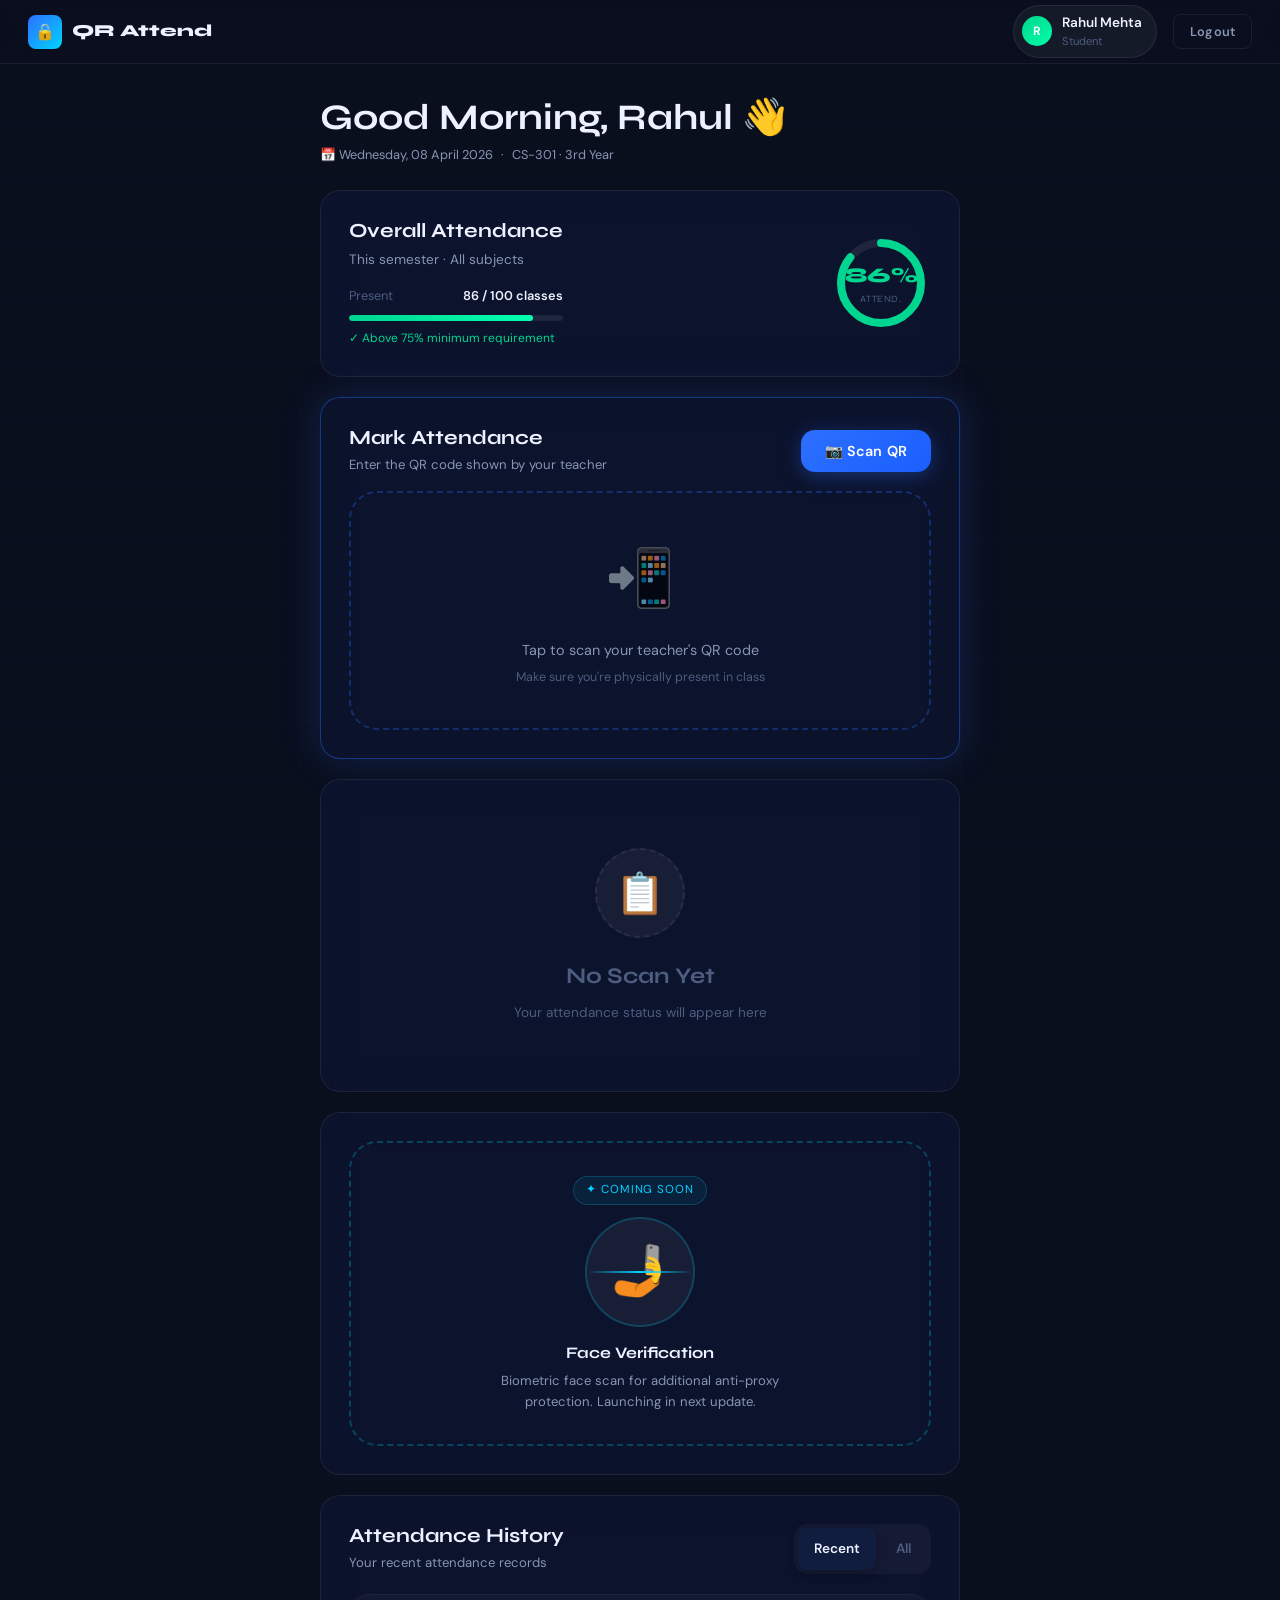
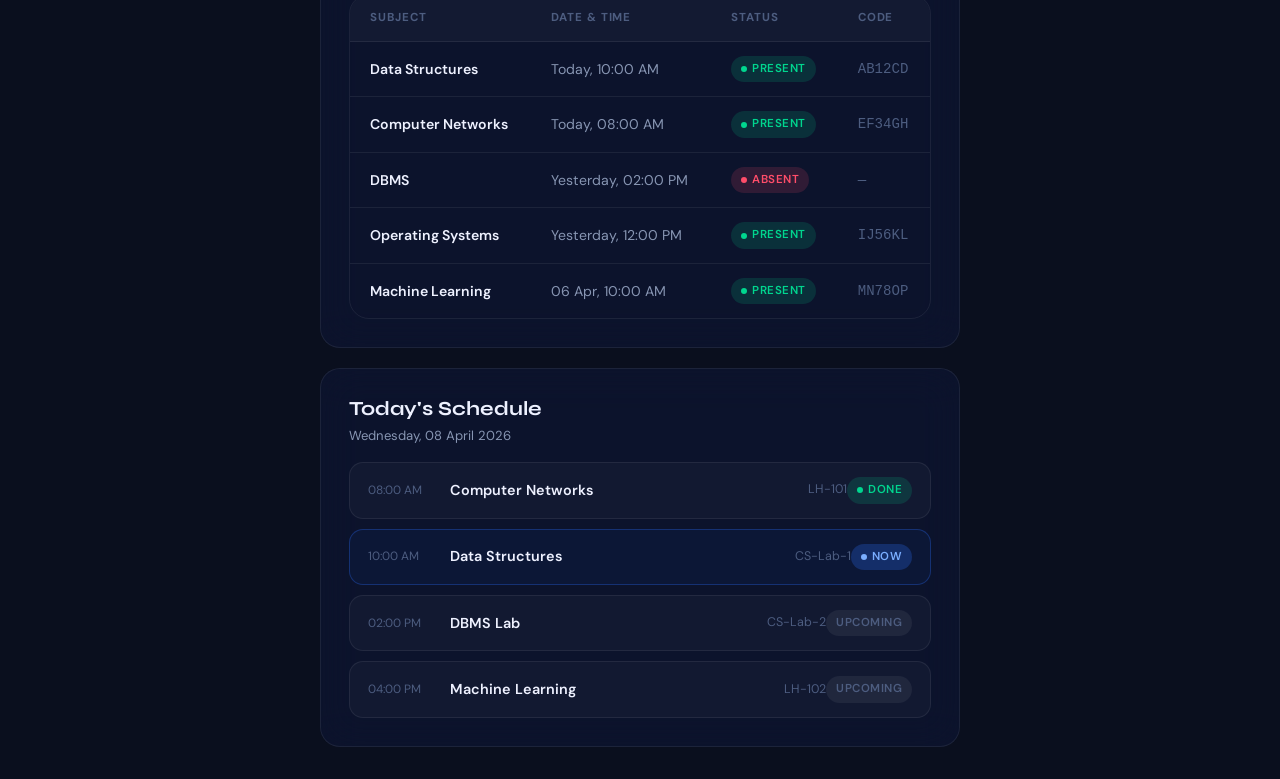
<file: frontend/pages/student.html>
<!DOCTYPE html>
<html lang="en">
<head>
  <meta charset="UTF-8" />
  <meta name="viewport" content="width=device-width, initial-scale=1.0" />
  <title>Student Dashboard — QR Attendance</title>
  <link rel="stylesheet" href="../css/styles.css" />
  <style>
    .student-main {
      max-width: 680px;
      margin: 0 auto;
      padding: 32px 20px;
    }

    /* Today's classes overview */
    .today-classes { display: flex; flex-direction: column; gap: 10px; }
    .class-item {
      display: flex;
      align-items: center;
      justify-content: space-between;
      padding: 14px 18px;
      background: rgba(255,255,255,0.03);
      border: 1px solid var(--border);
      border-radius: var(--radius-md);
      transition: var(--transition);
    }
    .class-item:hover { background: rgba(255,255,255,0.05); }
    .class-time { font-size: 0.75rem; color: var(--text-muted); min-width: 70px; }
    .class-name { font-weight: 600; font-size: 0.9rem; flex: 1; padding: 0 12px; }
    .class-room { font-size: 0.78rem; color: var(--text-muted); }

    /* Attendance ring chart (CSS) */
    .ring-chart {
      position: relative;
      width: 100px; height: 100px;
      flex-shrink: 0;
    }
    .ring-chart svg { transform: rotate(-90deg); }
    .ring-bg { fill: none; stroke: rgba(255,255,255,0.08); stroke-width: 8; }
    .ring-fill { fill: none; stroke-width: 8; stroke-linecap: round; transition: stroke-dashoffset 1s ease; }
    .ring-label {
      position: absolute;
      inset: 0;
      display: flex;
      flex-direction: column;
      align-items: center;
      justify-content: center;
      font-family: 'Syne', sans-serif;
    }
    .ring-pct { font-size: 1.3rem; font-weight: 800; }
    .ring-sub { font-size: 0.6rem; color: var(--text-muted); text-transform: uppercase; letter-spacing: 0.06em; }

    /* Face verification placeholder */
    .face-verify-box {
      border: 2px dashed rgba(0,212,255,0.25);
      border-radius: var(--radius-xl);
      padding: 32px;
      text-align: center;
      position: relative;
      overflow: hidden;
    }
    .face-preview {
      width: 110px; height: 110px;
      border-radius: 50%;
      background: rgba(255,255,255,0.05);
      border: 2px solid rgba(0,212,255,0.2);
      display: flex;
      align-items: center;
      justify-content: center;
      margin: 0 auto 16px;
      font-size: 3rem;
      position: relative;
    }
    .face-scanline {
      position: absolute;
      left: 0; right: 0;
      height: 2px;
      background: linear-gradient(90deg, transparent, var(--cyan), transparent);
      animation: face-scan 2s ease-in-out infinite;
    }
    @keyframes face-scan {
      0% { top: 10%; opacity: 0; }
      10% { opacity: 1; }
      90% { opacity: 1; }
      100% { top: 90%; opacity: 0; }
    }
    .coming-soon {
      display: inline-flex;
      align-items: center;
      gap: 6px;
      padding: 4px 12px;
      background: rgba(0,212,255,0.08);
      border: 1px solid rgba(0,212,255,0.2);
      border-radius: 100px;
      font-size: 0.72rem;
      color: var(--cyan);
      text-transform: uppercase;
      letter-spacing: 0.08em;
      margin-bottom: 12px;
    }

    @media (max-width: 480px) {
      .student-main { padding: 20px 12px; }
    }
  </style>
</head>
<body data-page="student">

  <!-- Header -->
  <header class="site-header">
    <div class="logo">
      <div class="logo-icon">🔒</div>
      <span>QR Attend</span>
    </div>
    <div class="header-right">
      <div class="user-chip">
        <div class="avatar" style="background:linear-gradient(135deg,var(--success),#00ffaa)" id="header-avatar">R</div>
        <div>
          <div class="user-name" id="header-user-name">Rahul Mehta</div>
          <div class="user-role" id="header-user-role">Student</div>
        </div>
      </div>
      <button class="btn btn-ghost btn-sm" onclick="logout()">Logout</button>
    </div>
  </header>

  <main class="student-main">

    <!-- Greeting -->
    <div class="page-header" style="margin-bottom:24px">
      <h2>Good Morning, Rahul 👋</h2>
      <div class="breadcrumb">
        <span>📅 Wednesday, 08 April 2026</span>
        <span>·</span>
        <span>CS-301 · 3rd Year</span>
      </div>
    </div>

    <!-- Attendance Overview Card -->
    <div class="card" style="margin-bottom:20px">
      <div class="flex-between">
        <div>
          <h3 style="margin-bottom:6px">Overall Attendance</h3>
          <p style="font-size:0.85rem">This semester · All subjects</p>
          <div style="margin-top:16px;display:flex;flex-direction:column;gap:8px">
            <div class="flex-between" style="font-size:0.8rem">
              <span style="color:var(--text-muted)">Present</span>
              <span style="color:var(--text-primary);font-weight:600">86 / 100 classes</span>
            </div>
            <div class="progress-bar">
              <div class="progress-fill success" style="width:86%"></div>
            </div>
            <div style="font-size:0.75rem;color:var(--success)">✓ Above 75% minimum requirement</div>
          </div>
        </div>
        <!-- Ring chart -->
        <div class="ring-chart" data-pct="86">
          <svg viewBox="0 0 100 100" width="100" height="100">
            <circle class="ring-bg" cx="50" cy="50" r="40"/>
            <circle class="ring-fill" cx="50" cy="50" r="40"
              stroke="var(--success)"
              stroke-dasharray="251.2"
              stroke-dashoffset="35.2"
              id="ring-circle"
            />
          </svg>
          <div class="ring-label">
            <div class="ring-pct" style="color:var(--success)">86%</div>
            <div class="ring-sub">attend.</div>
          </div>
        </div>
      </div>
    </div>

    <!-- Scan Section -->
    <div class="card card-glow" style="margin-bottom:20px">
      <div class="flex-between" style="margin-bottom:16px">
        <div>
          <h3 style="margin-bottom:4px">Mark Attendance</h3>
          <p style="font-size:0.82rem">Enter the QR code shown by your teacher</p>
        </div>
        <button id="scan-btn" class="btn btn-primary">
          📷 Scan QR
        </button>
      </div>

      <!-- Scan Zone (shown on button click) -->
      <div class="scan-zone" id="scan-zone" onclick="document.getElementById('scan-btn').click()">
        <div class="scan-icon">📲</div>
        <p style="font-size:0.9rem;color:var(--text-secondary);margin-bottom:6px">
          Tap to scan your teacher's QR code
        </p>
        <p style="font-size:0.78rem;color:var(--text-muted)">
          Make sure you're physically present in class
        </p>
      </div>

      <!-- Code Input (hidden until scan activated) -->
      <div id="code-input-section" class="hidden" style="margin-top:16px">
        <div class="alert alert-warning" style="margin-bottom:12px">
          <span>⚠</span><span>Codes expire every 30 seconds. Enter quickly!</span>
        </div>
        <div class="flex gap-12">
          <input
            type="text"
            id="qr-code-input"
            class="form-input"
            placeholder="Enter QR code (e.g. AB12CD)"
            style="font-family:monospace;letter-spacing:0.12em;text-transform:uppercase;font-size:1.1rem"
            maxlength="10"
          />
          <button id="submit-scan" class="btn btn-primary" style="white-space:nowrap">
            Submit
          </button>
        </div>
      </div>
    </div>

    <!-- Attendance Status Card -->
    <div id="status-panel" class="card" style="margin-bottom:20px">
      <div class="status-display">
        <div class="status-icon-wrap idle">
          <span>📋</span>
        </div>
        <div class="status-text" style="color:var(--text-muted)">No Scan Yet</div>
        <div class="status-subtext">Your attendance status will appear here</div>
      </div>
    </div>

    <!-- Face Verification Placeholder -->
    <div class="card" style="margin-bottom:20px">
      <div class="face-verify-box">
        <div class="coming-soon">✦ Coming Soon</div>
        <div class="face-preview">
          🤳
          <div class="face-scanline"></div>
        </div>
        <h4 style="margin-bottom:8px">Face Verification</h4>
        <p style="font-size:0.82rem;max-width:280px;margin:0 auto">
          Biometric face scan for additional anti-proxy protection. Launching in next update.
        </p>
      </div>
    </div>

    <!-- Attendance History -->
    <div class="card">
      <div class="flex-between" style="margin-bottom:20px">
        <div>
          <h3 style="margin-bottom:4px">Attendance History</h3>
          <p style="font-size:0.82rem">Your recent attendance records</p>
        </div>
        <div class="tabs" style="margin-bottom:0;width:auto">
          <div class="tab active" onclick="this.parentNode.querySelectorAll('.tab').forEach(t=>t.classList.remove('active'));this.classList.add('active')">Recent</div>
          <div class="tab" onclick="this.parentNode.querySelectorAll('.tab').forEach(t=>t.classList.remove('active'));this.classList.add('active')">All</div>
        </div>
      </div>
      <div class="table-wrap">
        <table>
          <thead>
            <tr>
              <th>Subject</th>
              <th>Date & Time</th>
              <th>Status</th>
              <th>Code</th>
            </tr>
          </thead>
          <tbody id="student-history-tbody">
            <!-- Populated by JS -->
          </tbody>
        </table>
      </div>
    </div>

    <!-- Today's Schedule -->
    <div class="card" style="margin-top:20px">
      <div style="margin-bottom:16px">
        <h3 style="margin-bottom:4px">Today's Schedule</h3>
        <p style="font-size:0.82rem">Wednesday, 08 April 2026</p>
      </div>
      <div class="today-classes">
        <div class="class-item">
          <span class="class-time">08:00 AM</span>
          <span class="class-name">Computer Networks</span>
          <span class="class-room">LH-101</span>
          <span class="badge badge-success badge-dot">Done</span>
        </div>
        <div class="class-item" style="border-color:rgba(45,111,255,0.3);background:rgba(45,111,255,0.05)">
          <span class="class-time">10:00 AM</span>
          <span class="class-name">Data Structures</span>
          <span class="class-room">CS-Lab-1</span>
          <span class="badge badge-blue badge-dot">Now</span>
        </div>
        <div class="class-item">
          <span class="class-time">02:00 PM</span>
          <span class="class-name">DBMS Lab</span>
          <span class="class-room">CS-Lab-2</span>
          <span class="badge badge-muted">Upcoming</span>
        </div>
        <div class="class-item">
          <span class="class-time">04:00 PM</span>
          <span class="class-name">Machine Learning</span>
          <span class="class-room">LH-102</span>
          <span class="badge badge-muted">Upcoming</span>
        </div>
      </div>
    </div>

  </main>

  <script src="../script/script.js"></script>
</body>
</html>
</file>
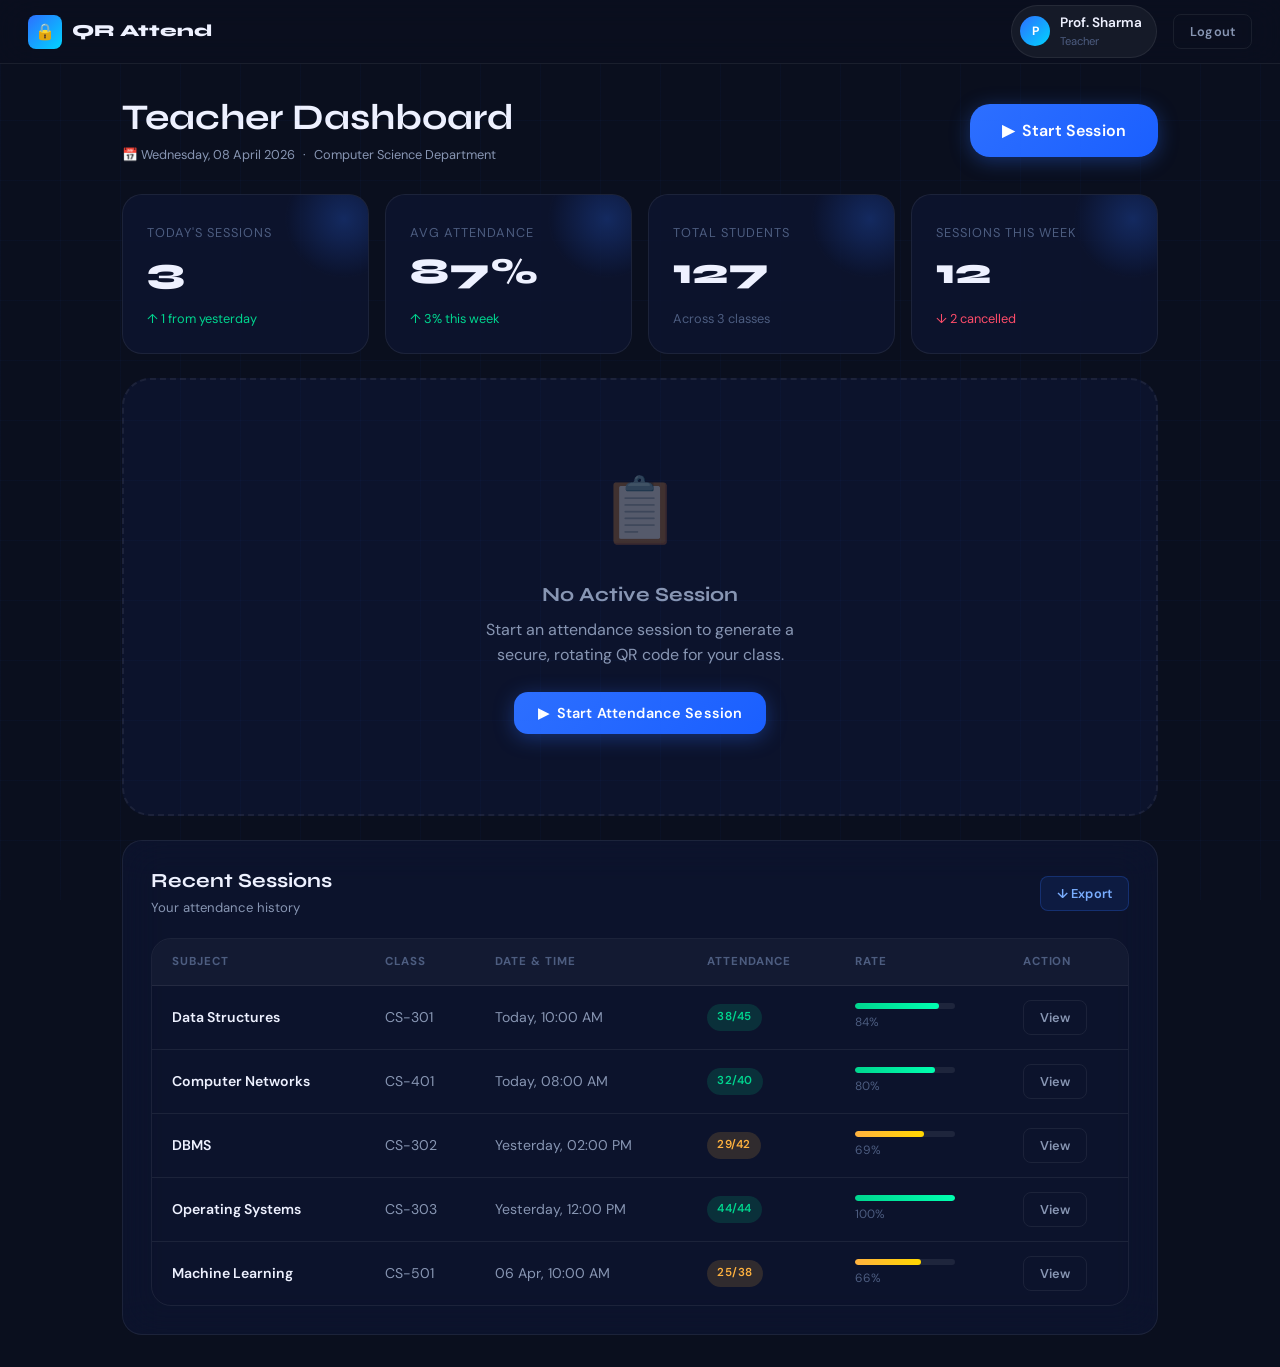
<file: frontend/pages/teacher.html>
<!DOCTYPE html>
<html lang="en">
<head>
  <meta charset="UTF-8" />
  <meta name="viewport" content="width=device-width, initial-scale=1.0" />
  <title>Teacher Dashboard — QR Attendance</title>
  <link rel="stylesheet" href="../css/styles.css" />
  <style>
    /* Teacher dashboard layout */
    .teacher-layout {
      display: flex;
      flex-direction: column;
      min-height: 100vh;
    }
    .teacher-main {
      flex: 1;
      padding: 32px;
      max-width: 1100px;
      margin: 0 auto;
      width: 100%;
    }

    /* Session area top grid */
    .session-grid {
      display: grid;
      grid-template-columns: 1fr 1fr;
      gap: 24px;
      margin-bottom: 24px;
    }

    /* QR card */
    .qr-card {
      background: var(--card-bg);
      border: 1px solid var(--border);
      border-radius: var(--radius-xl);
      padding: 36px;
      display: flex;
      flex-direction: column;
      align-items: center;
      gap: 24px;
      backdrop-filter: blur(20px);
    }
    .qr-card-header {
      display: flex;
      align-items: center;
      justify-content: space-between;
      width: 100%;
    }

    /* Live feed */
    .live-feed-card {
      background: var(--card-bg);
      border: 1px solid var(--border);
      border-radius: var(--radius-xl);
      padding: 28px;
      display: flex;
      flex-direction: column;
      gap: 16px;
      backdrop-filter: blur(20px);
    }

    /* No session placeholder */
    #no-session-panel {
      text-align: center;
      padding: 80px 40px;
      background: var(--card-bg);
      border: 2px dashed var(--border);
      border-radius: var(--radius-xl);
      margin-bottom: 24px;
    }
    .no-session-icon { font-size: 4rem; opacity: 0.3; margin-bottom: 20px; }

    /* Stats row */
    .quick-stats {
      display: grid;
      grid-template-columns: repeat(4, 1fr);
      gap: 16px;
      margin-bottom: 24px;
    }

    @media (max-width: 900px) {
      .session-grid { grid-template-columns: 1fr; }
      .quick-stats { grid-template-columns: repeat(2, 1fr); }
      .teacher-main { padding: 20px 16px; }
    }
    @media (max-width: 480px) {
      .quick-stats { grid-template-columns: 1fr 1fr; }
    }
  </style>
</head>
<body data-page="teacher" class="teacher-layout">

  <!-- Header -->
  <header class="site-header">
    <div class="logo">
      <div class="logo-icon">🔒</div>
      <span>QR Attend</span>
    </div>
    <div class="header-right">
      <div id="live-indicator" class="live-dot hidden">Live Session</div>
      <div class="user-chip">
        <div class="avatar" id="header-avatar">P</div>
        <div>
          <div class="user-name" id="header-user-name">Prof. Sharma</div>
          <div class="user-role" id="header-user-role">Teacher</div>
        </div>
      </div>
      <button class="btn btn-ghost btn-sm" onclick="logout()">Logout</button>
    </div>
  </header>

  <main class="teacher-main">

    <!-- Page Header -->
    <div class="page-header flex-between" style="margin-bottom:28px">
      <div>
        <h2>Teacher Dashboard</h2>
        <div class="breadcrumb">
          <span>📅 Wednesday, 08 April 2026</span>
          <span>·</span>
          <span>Computer Science Department</span>
        </div>
      </div>
      <button id="start-session-btn" class="btn btn-primary btn-lg">
        <span>▶</span> Start Session
      </button>
    </div>

    <!-- Quick Stats -->
    <div class="quick-stats stagger">
      <div class="stat-card">
        <div class="stat-label">Today's Sessions</div>
        <div class="stat-value">3</div>
        <div class="stat-delta up">↑ 1 from yesterday</div>
      </div>
      <div class="stat-card">
        <div class="stat-label">Avg Attendance</div>
        <div class="stat-value">87%</div>
        <div class="stat-delta up">↑ 3% this week</div>
      </div>
      <div class="stat-card">
        <div class="stat-label">Total Students</div>
        <div class="stat-value">127</div>
        <div class="stat-delta" style="color:var(--text-muted)">Across 3 classes</div>
      </div>
      <div class="stat-card">
        <div class="stat-label">Sessions This Week</div>
        <div class="stat-value">12</div>
        <div class="stat-delta down">↓ 2 cancelled</div>
      </div>
    </div>

    <!-- No Session Panel -->
    <div id="no-session-panel">
      <div class="no-session-icon">📋</div>
      <h3 style="color:var(--text-secondary);margin-bottom:10px">No Active Session</h3>
      <p style="margin-bottom:24px;max-width:340px;margin-left:auto;margin-right:auto">
        Start an attendance session to generate a secure, rotating QR code for your class.
      </p>
      <button class="btn btn-primary" onclick="document.getElementById('start-session-btn').click()">
        <span>▶</span> Start Attendance Session
      </button>
    </div>

    <!-- Active Session Panel (hidden until session starts) -->
    <div id="session-panel" class="hidden">

      <div class="session-grid">

        <!-- QR Code Card -->
        <div class="qr-card card-glow">
          <div class="qr-card-header">
            <div>
              <h3 style="margin-bottom:4px">Live QR Code</h3>
              <p style="font-size:0.82rem">Refreshes automatically</p>
            </div>
            <div class="live-dot">Active</div>
          </div>

          <div class="qr-container">
            <div class="qr-frame">
              <div id="qr-canvas" style="width:220px;height:220px"></div>
            </div>
            <div class="qr-timer">
              <span>Refreshes in</span>
              <div class="qr-countdown" id="qr-countdown">30</div>
              <span>seconds</span>
            </div>
            <div style="font-size:0.75rem;color:var(--text-muted);font-family:monospace" id="qr-token-display">
              Token: —
            </div>
          </div>

          <!-- Session info grid -->
          <div class="session-info-grid">
            <div class="session-info-item">
              <div class="value" id="session-subject-display">—</div>
              <div class="label">Subject</div>
            </div>
            <div class="session-info-item">
              <div class="value" id="session-room-display">—</div>
              <div class="label">Room</div>
            </div>
            <div class="session-info-item">
              <div class="value" id="session-time-display">—</div>
              <div class="label">Started</div>
            </div>
            <div class="session-info-item">
              <div class="value" id="live-count" style="color:var(--success);transition:transform 0.2s">0</div>
              <div class="label">Present</div>
            </div>
          </div>

          <button id="end-session-btn" class="btn btn-danger full-width hidden">
            ⬛ End Session
          </button>
        </div>

        <!-- Live Feed Card -->
        <div class="live-feed-card">
          <div class="flex-between">
            <h3>Live Feed</h3>
            <span class="badge badge-blue" id="feed-count">0 scanned</span>
          </div>
          <p style="font-size:0.82rem">Real-time attendance submissions</p>
          <div class="divider"></div>
          <div id="live-feed" style="display:flex;flex-direction:column;gap:0">
            <div class="alert alert-info">
              <span>ℹ</span><span>Waiting for students to scan...</span>
            </div>
          </div>

          <!-- Attendance progress -->
          <div style="margin-top:auto;padding-top:16px">
            <div class="flex-between" style="font-size:0.8rem;margin-bottom:8px">
              <span style="color:var(--text-muted)">Class attendance</span>
              <span style="color:var(--text-secondary)"><span id="live-count-2">0</span>/45 students</span>
            </div>
            <div class="progress-bar" style="height:8px">
              <div class="progress-fill" id="attendance-progress" style="width:0%"></div>
            </div>
          </div>
        </div>

      </div>
    </div>

    <!-- Recent Sessions -->
    <div class="card" style="margin-top:24px">
      <div class="flex-between" style="margin-bottom:20px">
        <div>
          <h3 style="margin-bottom:4px">Recent Sessions</h3>
          <p style="font-size:0.82rem">Your attendance history</p>
        </div>
        <button class="btn btn-secondary btn-sm" onclick="showGlobalAlert('Full report exported.','success')">
          ↓ Export
        </button>
      </div>
      <div class="table-wrap">
        <table>
          <thead>
            <tr>
              <th>Subject</th>
              <th>Class</th>
              <th>Date & Time</th>
              <th>Attendance</th>
              <th>Rate</th>
              <th>Action</th>
            </tr>
          </thead>
          <tbody id="recent-sessions-tbody">
            <!-- Populated by JS -->
          </tbody>
        </table>
      </div>
    </div>

  </main>

  <!-- Start Session Modal -->
  <div class="modal-overlay hidden" id="start-session-modal">
    <div class="modal">
      <button class="modal-close" id="modal-close-btn">✕</button>
      <div class="modal-header">
        <div class="modal-title">Start Attendance Session</div>
        <div class="modal-subtitle">Configure your class session details</div>
      </div>
      <div class="modal-body">

        <div id="fill-all-alert" class="alert alert-error hidden">
          ✗ Please fill all fields before starting.
        </div>

        <div class="form-group">
          <label class="form-label">Subject</label>
          <select class="form-input form-select" id="session-subject">
            <option value="">Select subject</option>
            <option value="Data Structures">Data Structures (CS-301)</option>
            <option value="Computer Networks">Computer Networks (CS-401)</option>
            <option value="DBMS">Database Management (CS-302)</option>
            <option value="Operating Systems">Operating Systems (CS-303)</option>
            <option value="Machine Learning">Machine Learning (CS-501)</option>
          </select>
        </div>

        <div class="form-group">
          <label class="form-label">Room / Location</label>
          <select class="form-input form-select" id="session-room">
            <option value="">Select room</option>
            <option value="LH-101">LH-101 (Lecture Hall)</option>
            <option value="LH-102">LH-102 (Lecture Hall)</option>
            <option value="CS-Lab-1">CS Lab 1</option>
            <option value="CS-Lab-2">CS Lab 2</option>
            <option value="Seminar Hall">Seminar Hall</option>
          </select>
        </div>

        <div class="form-group">
          <label class="form-label">Session Duration</label>
          <select class="form-input form-select" id="session-duration">
            <option value="60">1 Hour</option>
            <option value="90" selected>1.5 Hours</option>
            <option value="120">2 Hours</option>
          </select>
        </div>

        <div class="alert alert-warning">
          <span>⚠</span>
          <span>QR code refreshes every 30 seconds. Students must scan the current code.</span>
        </div>

      </div>
      <div class="modal-footer">
        <button class="btn btn-ghost" id="modal-cancel" onclick="closeModal('start-session-modal')">Cancel</button>
        <button class="btn btn-primary" id="create-session-btn">
          <span>▶</span> Start Session
        </button>
      </div>
    </div>
  </div>

  <!-- JS also updates live-count-2 and progress bar -->
  <script src="../script/script.js"></script>
  <script>
    // Sync secondary live count and progress bar
    const origSimulate = window.simulateStudentScan;
    setInterval(() => {
      const count = parseInt(document.getElementById('live-count')?.textContent || '0');
      const el2 = document.getElementById('live-count-2');
      if (el2) el2.textContent = count;
      const prog = document.getElementById('attendance-progress');
      if (prog) prog.style.width = Math.min((count / 45) * 100, 100) + '%';
      const feedCount = document.getElementById('feed-count');
      if (feedCount) feedCount.textContent = count + ' scanned';
    }, 500);
  </script>
</body>
</html>
</file>
<file: frontend/css/styles.css>
/* ============================================================
   SECURE QR ATTENDANCE SYSTEM — styles.css
   Design: Dark Navy + Electric Blue accent, geometric precision
   Font: Syne (display) + DM Sans (body)
   ============================================================ */

/* --- Google Fonts Import --- */
@import url('https://fonts.googleapis.com/css2?family=Syne:wght@400;500;600;700;800&family=DM+Sans:ital,opsz,wght@0,9..40,300;0,9..40,400;0,9..40,500;0,9..40,600;1,9..40,400&display=swap');

/* --- CSS Variables (Design Tokens) --- */
:root {
  --navy-950: #05080f;
  --navy-900: #0a0f1e;
  --navy-800: #0d1530;
  --navy-700: #111d3f;
  --navy-600: #172350;
  --navy-500: #1e2d63;
  --navy-400: #2a3d7c;
  --blue-600: #1a5fff;
  --blue-500: #2d6fff;
  --blue-400: #4d88ff;
  --blue-300: #7aaeff;
  --blue-glow: rgba(45, 111, 255, 0.25);
  --cyan: #00d4ff;
  --cyan-dim: rgba(0, 212, 255, 0.15);
  --success: #00d68f;
  --success-dim: rgba(0, 214, 143, 0.15);
  --error: #ff4d6a;
  --error-dim: rgba(255, 77, 106, 0.15);
  --warning: #ffb23f;
  --warning-dim: rgba(255, 178, 63, 0.15);
  --text-primary: #eef1ff;
  --text-secondary: #8896b3;
  --text-muted: #4d5d80;
  --border: rgba(255, 255, 255, 0.07);
  --border-active: rgba(45, 111, 255, 0.4);
  --card-bg: rgba(13, 21, 48, 0.8);
  --card-bg-hover: rgba(17, 29, 63, 0.9);
  --sidebar-width: 260px;
  --header-height: 64px;
  --radius-sm: 8px;
  --radius-md: 14px;
  --radius-lg: 20px;
  --radius-xl: 28px;
  --shadow-sm: 0 2px 12px rgba(0,0,0,0.3);
  --shadow-md: 0 8px 32px rgba(0,0,0,0.4);
  --shadow-lg: 0 20px 60px rgba(0,0,0,0.5);
  --shadow-blue: 0 0 40px rgba(45, 111, 255, 0.2);
  --transition: all 0.2s cubic-bezier(0.4, 0, 0.2, 1);
  --transition-slow: all 0.4s cubic-bezier(0.4, 0, 0.2, 1);
}

/* --- Reset & Base --- */
*, *::before, *::after { box-sizing: border-box; margin: 0; padding: 0; }

html { scroll-behavior: smooth; font-size: 16px; }

body {
  font-family: 'DM Sans', sans-serif;
  background-color: var(--navy-900);
  color: var(--text-primary);
  line-height: 1.6;
  min-height: 100vh;
  -webkit-font-smoothing: antialiased;
}

/* Animated grid background */
body::before {
  content: '';
  position: fixed;
  inset: 0;
  background-image:
    linear-gradient(rgba(45, 111, 255, 0.03) 1px, transparent 1px),
    linear-gradient(90deg, rgba(45, 111, 255, 0.03) 1px, transparent 1px);
  background-size: 60px 60px;
  pointer-events: none;
  z-index: 0;
}

/* --- Typography --- */
h1, h2, h3, h4, h5 { font-family: 'Syne', sans-serif; font-weight: 700; line-height: 1.2; }
h1 { font-size: clamp(2rem, 5vw, 3.5rem); }
h2 { font-size: clamp(1.5rem, 3vw, 2.25rem); }
h3 { font-size: 1.25rem; }
h4 { font-size: 1rem; }
p { color: var(--text-secondary); }
a { color: var(--blue-400); text-decoration: none; transition: var(--transition); }
a:hover { color: var(--blue-300); }

/* --- Layout Utilities --- */
.container { max-width: 1200px; margin: 0 auto; padding: 0 24px; }
.flex { display: flex; }
.flex-center { display: flex; align-items: center; justify-content: center; }
.flex-between { display: flex; align-items: center; justify-content: space-between; }
.flex-col { display: flex; flex-direction: column; }
.gap-4 { gap: 4px; }
.gap-8 { gap: 8px; }
.gap-12 { gap: 12px; }
.gap-16 { gap: 16px; }
.gap-24 { gap: 24px; }
.gap-32 { gap: 32px; }
.grid-2 { display: grid; grid-template-columns: repeat(2, 1fr); gap: 20px; }
.grid-3 { display: grid; grid-template-columns: repeat(3, 1fr); gap: 20px; }
.grid-4 { display: grid; grid-template-columns: repeat(4, 1fr); gap: 20px; }
.full-width { width: 100%; }
.text-center { text-align: center; }
.text-right { text-align: right; }
.hidden { display: none !important; }
.relative { position: relative; }
.z-1 { position: relative; z-index: 1; }

/* --- Cards --- */
.card {
  background: var(--card-bg);
  border: 1px solid var(--border);
  border-radius: var(--radius-lg);
  padding: 28px;
  backdrop-filter: blur(20px);
  transition: var(--transition);
}
.card:hover { background: var(--card-bg-hover); }
.card-sm { padding: 20px; border-radius: var(--radius-md); }
.card-glow { box-shadow: var(--shadow-blue); border-color: var(--border-active); }

/* Stat Cards */
.stat-card {
  background: var(--card-bg);
  border: 1px solid var(--border);
  border-radius: var(--radius-lg);
  padding: 24px;
  position: relative;
  overflow: hidden;
  transition: var(--transition);
}
.stat-card::before {
  content: '';
  position: absolute;
  top: 0; right: 0;
  width: 120px; height: 120px;
  background: radial-gradient(circle, var(--blue-glow) 0%, transparent 70%);
  transform: translate(30%, -30%);
}
.stat-card:hover { transform: translateY(-2px); box-shadow: var(--shadow-md); }
.stat-value { font-family: 'Syne', sans-serif; font-size: 2.25rem; font-weight: 800; color: var(--text-primary); }
.stat-label { font-size: 0.8rem; color: var(--text-muted); text-transform: uppercase; letter-spacing: 0.08em; margin-top: 4px; }
.stat-delta { font-size: 0.8rem; margin-top: 8px; }
.stat-delta.up { color: var(--success); }
.stat-delta.down { color: var(--error); }

/* --- Buttons --- */
.btn {
  display: inline-flex;
  align-items: center;
  justify-content: center;
  gap: 8px;
  padding: 12px 24px;
  border-radius: var(--radius-md);
  font-family: 'DM Sans', sans-serif;
  font-size: 0.9rem;
  font-weight: 600;
  cursor: pointer;
  border: none;
  transition: var(--transition);
  white-space: nowrap;
  letter-spacing: 0.01em;
}
.btn:disabled { opacity: 0.5; cursor: not-allowed; }
.btn-primary {
  background: linear-gradient(135deg, var(--blue-500), var(--blue-600));
  color: #fff;
  box-shadow: 0 4px 20px rgba(45, 111, 255, 0.35);
}
.btn-primary:hover:not(:disabled) {
  background: linear-gradient(135deg, var(--blue-400), var(--blue-500));
  box-shadow: 0 6px 28px rgba(45, 111, 255, 0.5);
  transform: translateY(-1px);
}
.btn-secondary {
  background: rgba(45, 111, 255, 0.1);
  color: var(--blue-300);
  border: 1px solid rgba(45, 111, 255, 0.25);
}
.btn-secondary:hover:not(:disabled) {
  background: rgba(45, 111, 255, 0.18);
  border-color: rgba(45, 111, 255, 0.5);
}
.btn-ghost {
  background: transparent;
  color: var(--text-secondary);
  border: 1px solid var(--border);
}
.btn-ghost:hover { background: rgba(255,255,255,0.05); color: var(--text-primary); }
.btn-danger {
  background: rgba(255, 77, 106, 0.12);
  color: var(--error);
  border: 1px solid rgba(255, 77, 106, 0.25);
}
.btn-danger:hover:not(:disabled) { background: rgba(255, 77, 106, 0.2); }
.btn-success {
  background: rgba(0, 214, 143, 0.12);
  color: var(--success);
  border: 1px solid rgba(0, 214, 143, 0.25);
}
.btn-success:hover { background: rgba(0, 214, 143, 0.2); }
.btn-lg { padding: 16px 32px; font-size: 1rem; border-radius: var(--radius-lg); }
.btn-sm { padding: 8px 16px; font-size: 0.8rem; border-radius: var(--radius-sm); }
.btn-icon { width: 40px; height: 40px; padding: 0; border-radius: var(--radius-sm); }

/* --- Form Elements --- */
.form-group { display: flex; flex-direction: column; gap: 8px; }
.form-label {
  font-size: 0.8rem;
  font-weight: 600;
  color: var(--text-muted);
  text-transform: uppercase;
  letter-spacing: 0.07em;
}
.form-input {
  width: 100%;
  background: rgba(255,255,255,0.04);
  border: 1px solid var(--border);
  border-radius: var(--radius-md);
  padding: 14px 16px;
  color: var(--text-primary);
  font-family: 'DM Sans', sans-serif;
  font-size: 0.95rem;
  transition: var(--transition);
  outline: none;
}
.form-input::placeholder { color: var(--text-muted); }
.form-input:focus {
  border-color: var(--blue-500);
  background: rgba(45, 111, 255, 0.05);
  box-shadow: 0 0 0 3px rgba(45, 111, 255, 0.12);
}
.form-input.error { border-color: var(--error); }
.form-select {
  appearance: none;
  background-image: url("data:image/svg+xml,%3Csvg xmlns='http://www.w3.org/2000/svg' width='16' height='16' fill='%238896b3' viewBox='0 0 16 16'%3E%3Cpath d='M7.247 11.14 2.451 5.658C1.885 5.013 2.345 4 3.204 4h9.592a1 1 0 0 1 .753 1.659l-4.796 5.48a1 1 0 0 1-1.506 0z'/%3E%3C/svg%3E");
  background-repeat: no-repeat;
  background-position: right 14px center;
  cursor: pointer;
}
.input-icon-wrap { position: relative; }
.input-icon-wrap .form-input { padding-left: 44px; }
.input-icon-wrap .icon {
  position: absolute;
  left: 14px; top: 50%;
  transform: translateY(-50%);
  color: var(--text-muted);
  font-size: 1.1rem;
  pointer-events: none;
}

/* --- Alerts --- */
.alert {
  display: flex;
  align-items: center;
  gap: 12px;
  padding: 14px 18px;
  border-radius: var(--radius-md);
  font-size: 0.88rem;
  font-weight: 500;
}
.alert-success { background: var(--success-dim); border: 1px solid rgba(0,214,143,0.3); color: var(--success); }
.alert-error { background: var(--error-dim); border: 1px solid rgba(255,77,106,0.3); color: var(--error); }
.alert-warning { background: var(--warning-dim); border: 1px solid rgba(255,178,63,0.3); color: var(--warning); }
.alert-info { background: var(--blue-glow); border: 1px solid rgba(45,111,255,0.3); color: var(--blue-300); }

/* --- Badges --- */
.badge {
  display: inline-flex;
  align-items: center;
  gap: 5px;
  padding: 4px 10px;
  border-radius: 100px;
  font-size: 0.72rem;
  font-weight: 600;
  letter-spacing: 0.04em;
  text-transform: uppercase;
}
.badge-success { background: var(--success-dim); color: var(--success); }
.badge-error { background: var(--error-dim); color: var(--error); }
.badge-warning { background: var(--warning-dim); color: var(--warning); }
.badge-blue { background: var(--blue-glow); color: var(--blue-300); }
.badge-muted { background: rgba(255,255,255,0.06); color: var(--text-muted); }
.badge-dot::before { content: ''; display: inline-block; width: 6px; height: 6px; border-radius: 50%; background: currentColor; }

/* --- Tables --- */
.table-wrap {
  width: 100%;
  overflow-x: auto;
  border-radius: var(--radius-lg);
  border: 1px solid var(--border);
}
table {
  width: 100%;
  border-collapse: collapse;
  font-size: 0.88rem;
}
thead tr {
  background: rgba(255,255,255,0.03);
  border-bottom: 1px solid var(--border);
}
th {
  padding: 14px 20px;
  text-align: left;
  font-size: 0.72rem;
  font-weight: 700;
  color: var(--text-muted);
  text-transform: uppercase;
  letter-spacing: 0.08em;
  white-space: nowrap;
}
td {
  padding: 14px 20px;
  color: var(--text-secondary);
  border-bottom: 1px solid var(--border);
}
tbody tr { transition: var(--transition); }
tbody tr:last-child td { border-bottom: none; }
tbody tr:hover { background: rgba(255,255,255,0.02); }
td.bold { font-weight: 600; color: var(--text-primary); }

/* --- Navbar/Header --- */
.site-header {
  height: var(--header-height);
  background: rgba(10, 15, 30, 0.9);
  border-bottom: 1px solid var(--border);
  backdrop-filter: blur(20px);
  position: sticky;
  top: 0;
  z-index: 100;
  display: flex;
  align-items: center;
  justify-content: space-between;
  padding: 0 28px;
}
.logo {
  display: flex;
  align-items: center;
  gap: 10px;
  font-family: 'Syne', sans-serif;
  font-weight: 800;
  font-size: 1.05rem;
  color: var(--text-primary);
}
.logo-icon {
  width: 34px; height: 34px;
  background: linear-gradient(135deg, var(--blue-500), var(--cyan));
  border-radius: var(--radius-sm);
  display: flex;
  align-items: center;
  justify-content: center;
  font-size: 1rem;
  color: white;
  flex-shrink: 0;
}
.header-right { display: flex; align-items: center; gap: 16px; }
.user-chip {
  display: flex;
  align-items: center;
  gap: 10px;
  padding: 6px 14px 6px 8px;
  background: rgba(255,255,255,0.05);
  border: 1px solid var(--border);
  border-radius: 100px;
  cursor: pointer;
  transition: var(--transition);
}
.user-chip:hover { background: rgba(255,255,255,0.08); }
.avatar {
  width: 30px; height: 30px;
  border-radius: 50%;
  background: linear-gradient(135deg, var(--blue-500), var(--cyan));
  display: flex;
  align-items: center;
  justify-content: center;
  font-size: 0.75rem;
  font-weight: 700;
  color: white;
  flex-shrink: 0;
}
.avatar-lg {
  width: 44px; height: 44px;
  font-size: 1rem;
  border-radius: 14px;
}
.user-name { font-size: 0.85rem; font-weight: 600; color: var(--text-primary); }
.user-role { font-size: 0.7rem; color: var(--text-muted); }

/* --- Sidebar --- */
.layout-with-sidebar { display: flex; min-height: calc(100vh - var(--header-height)); }
.sidebar {
  width: var(--sidebar-width);
  background: rgba(8, 12, 25, 0.95);
  border-right: 1px solid var(--border);
  padding: 24px 16px;
  flex-shrink: 0;
  position: sticky;
  top: var(--header-height);
  height: calc(100vh - var(--header-height));
  overflow-y: auto;
  display: flex;
  flex-direction: column;
  gap: 4px;
}
.sidebar-section-label {
  font-size: 0.65rem;
  font-weight: 700;
  color: var(--text-muted);
  text-transform: uppercase;
  letter-spacing: 0.12em;
  padding: 12px 12px 6px;
  margin-top: 8px;
}
.sidebar-section-label:first-child { margin-top: 0; }
.nav-link {
  display: flex;
  align-items: center;
  gap: 12px;
  padding: 10px 14px;
  border-radius: var(--radius-sm);
  color: var(--text-secondary);
  font-size: 0.88rem;
  font-weight: 500;
  transition: var(--transition);
  cursor: pointer;
  border: 1px solid transparent;
}
.nav-link:hover { background: rgba(255,255,255,0.05); color: var(--text-primary); }
.nav-link.active {
  background: rgba(45, 111, 255, 0.12);
  color: var(--blue-300);
  border-color: rgba(45,111,255,0.2);
}
.nav-link .nav-icon { font-size: 1.05rem; flex-shrink: 0; opacity: 0.8; }
.nav-link.active .nav-icon { opacity: 1; }
.nav-badge {
  margin-left: auto;
  background: var(--blue-500);
  color: white;
  font-size: 0.65rem;
  font-weight: 700;
  padding: 2px 7px;
  border-radius: 100px;
}
.main-content { flex: 1; padding: 32px; overflow-y: auto; }

/* --- Page Header --- */
.page-header { margin-bottom: 32px; }
.page-header h2 { margin-bottom: 6px; }
.breadcrumb {
  display: flex;
  align-items: center;
  gap: 8px;
  font-size: 0.8rem;
  color: var(--text-muted);
}
.breadcrumb span { color: var(--text-secondary); }

/* --- QR Code Display --- */
.qr-container {
  display: flex;
  flex-direction: column;
  align-items: center;
  gap: 20px;
}
.qr-frame {
  background: white;
  border-radius: var(--radius-lg);
  padding: 20px;
  position: relative;
  box-shadow: 0 0 60px rgba(45, 111, 255, 0.3), 0 0 120px rgba(0, 212, 255, 0.1);
}
.qr-frame::before, .qr-frame::after {
  content: '';
  position: absolute;
  width: 24px; height: 24px;
  border: 3px solid var(--blue-400);
}
.qr-frame::before { top: -3px; left: -3px; border-right: none; border-bottom: none; border-radius: 4px 0 0 0; }
.qr-frame::after { bottom: -3px; right: -3px; border-left: none; border-top: none; border-radius: 0 0 4px 0; }
.qr-code-svg {
  display: block;
  width: 220px; height: 220px;
}
.qr-timer {
  display: flex;
  align-items: center;
  gap: 8px;
  font-size: 0.85rem;
  color: var(--text-muted);
}
.qr-countdown {
  font-family: 'Syne', sans-serif;
  font-size: 1.5rem;
  font-weight: 800;
  color: var(--cyan);
  min-width: 40px;
  text-align: center;
}
.qr-countdown.warning { color: var(--warning); }
.qr-countdown.danger { color: var(--error); animation: pulse 0.5s ease infinite alternate; }

/* --- Live Indicator --- */
.live-dot {
  display: inline-flex;
  align-items: center;
  gap: 6px;
  font-size: 0.75rem;
  font-weight: 700;
  color: var(--success);
  text-transform: uppercase;
  letter-spacing: 0.08em;
}
.live-dot::before {
  content: '';
  width: 8px; height: 8px;
  border-radius: 50%;
  background: var(--success);
  animation: live-pulse 1.5s ease infinite;
}
@keyframes live-pulse {
  0%, 100% { opacity: 1; transform: scale(1); box-shadow: 0 0 0 0 rgba(0,214,143,0.4); }
  50% { opacity: 0.8; transform: scale(1.1); box-shadow: 0 0 0 6px rgba(0,214,143,0); }
}
@keyframes pulse {
  from { opacity: 1; }
  to { opacity: 0.5; }
}

/* --- Session Info Panel --- */
.session-info-grid {
  display: grid;
  grid-template-columns: repeat(auto-fit, minmax(140px, 1fr));
  gap: 12px;
  width: 100%;
}
.session-info-item {
  background: rgba(255,255,255,0.04);
  border: 1px solid var(--border);
  border-radius: var(--radius-md);
  padding: 14px;
  text-align: center;
}
.session-info-item .value {
  font-family: 'Syne', sans-serif;
  font-size: 1.3rem;
  font-weight: 700;
  color: var(--text-primary);
}
.session-info-item .label {
  font-size: 0.72rem;
  color: var(--text-muted);
  text-transform: uppercase;
  letter-spacing: 0.07em;
  margin-top: 4px;
}

/* --- Attendance Status (Student) --- */
.status-display {
  text-align: center;
  padding: 40px 20px;
}
.status-icon-wrap {
  width: 90px; height: 90px;
  border-radius: 50%;
  display: flex;
  align-items: center;
  justify-content: center;
  font-size: 2.5rem;
  margin: 0 auto 20px;
  position: relative;
}
.status-icon-wrap.success {
  background: var(--success-dim);
  border: 2px solid rgba(0,214,143,0.4);
  box-shadow: 0 0 40px rgba(0,214,143,0.2);
}
.status-icon-wrap.error {
  background: var(--error-dim);
  border: 2px solid rgba(255,77,106,0.4);
}
.status-icon-wrap.idle {
  background: rgba(255,255,255,0.05);
  border: 2px dashed var(--border);
}
.status-text { font-family: 'Syne', sans-serif; font-size: 1.4rem; font-weight: 700; }
.status-text.success { color: var(--success); }
.status-text.error { color: var(--error); }
.status-subtext { font-size: 0.85rem; color: var(--text-muted); margin-top: 8px; }

/* --- Scan Input Area --- */
.scan-zone {
  border: 2px dashed rgba(45,111,255,0.3);
  border-radius: var(--radius-xl);
  padding: 40px;
  text-align: center;
  transition: var(--transition);
  cursor: pointer;
  position: relative;
  overflow: hidden;
}
.scan-zone:hover, .scan-zone.active {
  border-color: var(--blue-400);
  background: rgba(45,111,255,0.05);
}
.scan-zone::before {
  content: '';
  position: absolute;
  left: 0; right: 0;
  height: 2px;
  background: linear-gradient(90deg, transparent, var(--blue-400), transparent);
  animation: scan-line 2s ease-in-out infinite;
  opacity: 0;
}
.scan-zone.active::before { opacity: 1; }
@keyframes scan-line {
  0% { top: 10%; }
  100% { top: 90%; }
}
.scan-icon { font-size: 3.5rem; margin-bottom: 16px; opacity: 0.6; }

/* --- Modal --- */
.modal-overlay {
  position: fixed;
  inset: 0;
  background: rgba(5, 8, 15, 0.85);
  backdrop-filter: blur(8px);
  display: flex;
  align-items: center;
  justify-content: center;
  z-index: 1000;
  padding: 20px;
  animation: fadeIn 0.2s ease;
}
.modal {
  background: var(--navy-800);
  border: 1px solid var(--border);
  border-radius: var(--radius-xl);
  padding: 36px;
  max-width: 520px;
  width: 100%;
  position: relative;
  box-shadow: var(--shadow-lg);
  animation: slideUp 0.3s cubic-bezier(0.4, 0, 0.2, 1);
}
.modal-header { margin-bottom: 28px; }
.modal-title { font-family: 'Syne', sans-serif; font-size: 1.4rem; font-weight: 700; margin-bottom: 6px; }
.modal-subtitle { font-size: 0.85rem; color: var(--text-muted); }
.modal-close {
  position: absolute;
  top: 20px; right: 20px;
  width: 34px; height: 34px;
  border: 1px solid var(--border);
  border-radius: var(--radius-sm);
  background: transparent;
  color: var(--text-muted);
  font-size: 1.2rem;
  cursor: pointer;
  display: flex;
  align-items: center;
  justify-content: center;
  transition: var(--transition);
}
.modal-close:hover { background: rgba(255,255,255,0.06); color: var(--text-primary); }
.modal-body { display: flex; flex-direction: column; gap: 20px; }
.modal-footer { display: flex; gap: 12px; justify-content: flex-end; margin-top: 28px; }
@keyframes fadeIn { from { opacity: 0; } to { opacity: 1; } }
@keyframes slideUp { from { opacity: 0; transform: translateY(20px); } to { opacity: 1; transform: translateY(0); } }

/* --- Search / Filter Bar --- */
.filter-bar {
  display: flex;
  align-items: center;
  gap: 12px;
  flex-wrap: wrap;
}
.search-wrap { position: relative; flex: 1; min-width: 200px; }
.search-wrap .form-input { padding-left: 42px; }
.search-icon { position: absolute; left: 14px; top: 50%; transform: translateY(-50%); color: var(--text-muted); pointer-events: none; }

/* --- Divider --- */
.divider { height: 1px; background: var(--border); margin: 8px 0; }

/* --- Role Cards (Landing) --- */
.role-card {
  background: var(--card-bg);
  border: 1px solid var(--border);
  border-radius: var(--radius-xl);
  padding: 36px 28px;
  text-align: center;
  transition: var(--transition-slow);
  cursor: pointer;
  position: relative;
  overflow: hidden;
}
.role-card::before {
  content: '';
  position: absolute;
  inset: 0;
  background: linear-gradient(135deg, transparent 60%, rgba(45,111,255,0.06) 100%);
  opacity: 0;
  transition: var(--transition);
}
.role-card:hover { transform: translateY(-6px); box-shadow: var(--shadow-blue); border-color: var(--border-active); }
.role-card:hover::before { opacity: 1; }
.role-icon {
  width: 72px; height: 72px;
  border-radius: var(--radius-lg);
  display: flex;
  align-items: center;
  justify-content: center;
  font-size: 2rem;
  margin: 0 auto 20px;
}
.role-icon.admin { background: linear-gradient(135deg, rgba(255,77,106,0.15), rgba(255,77,106,0.05)); color: var(--error); }
.role-icon.teacher { background: linear-gradient(135deg, rgba(45,111,255,0.15), rgba(0,212,255,0.05)); color: var(--blue-400); }
.role-icon.student { background: linear-gradient(135deg, rgba(0,214,143,0.15), rgba(0,214,143,0.05)); color: var(--success); }
.role-card h3 { margin-bottom: 8px; }
.role-card p { font-size: 0.85rem; margin-bottom: 24px; }
.role-card .btn { width: 100%; }

/* --- Tabs --- */
.tabs { display: flex; gap: 4px; background: rgba(255,255,255,0.04); border-radius: var(--radius-md); padding: 4px; margin-bottom: 24px; }
.tab {
  flex: 1;
  padding: 10px 16px;
  text-align: center;
  font-size: 0.85rem;
  font-weight: 600;
  color: var(--text-muted);
  border-radius: var(--radius-sm);
  cursor: pointer;
  transition: var(--transition);
}
.tab.active { background: var(--navy-700); color: var(--text-primary); box-shadow: var(--shadow-sm); }
.tab:hover:not(.active) { color: var(--text-secondary); }
.tab-content { display: none; }
.tab-content.active { display: block; }

/* --- Progress Bar --- */
.progress-bar { height: 6px; background: rgba(255,255,255,0.08); border-radius: 100px; overflow: hidden; }
.progress-fill { height: 100%; background: linear-gradient(90deg, var(--blue-500), var(--cyan)); border-radius: 100px; transition: width 0.5s ease; }
.progress-fill.success { background: linear-gradient(90deg, var(--success), #00ffb0); }
.progress-fill.warning { background: linear-gradient(90deg, var(--warning), #ffd700); }

/* --- Tooltip --- */
[data-tooltip] { position: relative; }
[data-tooltip]::after {
  content: attr(data-tooltip);
  position: absolute;
  bottom: calc(100% + 8px);
  left: 50%;
  transform: translateX(-50%);
  background: var(--navy-800);
  border: 1px solid var(--border);
  color: var(--text-primary);
  font-size: 0.75rem;
  padding: 6px 10px;
  border-radius: var(--radius-sm);
  white-space: nowrap;
  opacity: 0;
  pointer-events: none;
  transition: var(--transition);
  z-index: 100;
}
[data-tooltip]:hover::after { opacity: 1; }

/* --- Empty State --- */
.empty-state { text-align: center; padding: 60px 20px; }
.empty-icon { font-size: 3rem; opacity: 0.3; margin-bottom: 16px; }
.empty-state h4 { color: var(--text-secondary); margin-bottom: 8px; }
.empty-state p { font-size: 0.85rem; }

/* --- Scrollbar --- */
::-webkit-scrollbar { width: 6px; height: 6px; }
::-webkit-scrollbar-track { background: transparent; }
::-webkit-scrollbar-thumb { background: rgba(255,255,255,0.1); border-radius: 100px; }
::-webkit-scrollbar-thumb:hover { background: rgba(255,255,255,0.18); }

/* --- Responsive --- */
@media (max-width: 1024px) {
  .grid-4 { grid-template-columns: repeat(2, 1fr); }
  .grid-3 { grid-template-columns: repeat(2, 1fr); }
}
@media (max-width: 768px) {
  :root { --sidebar-width: 0px; }
  .sidebar { display: none; }
  .sidebar.mobile-open {
    display: flex;
    position: fixed;
    top: var(--header-height);
    left: 0;
    height: calc(100vh - var(--header-height));
    width: 260px;
    z-index: 200;
  }
  .main-content { padding: 20px 16px; }
  .grid-2, .grid-3, .grid-4 { grid-template-columns: 1fr; }
  .modal { padding: 24px; }
  .filter-bar { gap: 8px; }
  .hero-actions { flex-direction: column; }
  .card { padding: 20px; }
  .site-header { padding: 0 16px; }
}
@media (max-width: 480px) {
  .tabs { flex-direction: column; }
  .stat-value { font-size: 1.8rem; }
}

/* --- Utility animations --- */
.fade-in { animation: fadeIn 0.4s ease forwards; }
.slide-up { animation: slideUp 0.4s cubic-bezier(0.4,0,0.2,1) forwards; }
.stagger > * { animation: slideUp 0.4s cubic-bezier(0.4,0,0.2,1) both; }
.stagger > *:nth-child(1) { animation-delay: 0ms; }
.stagger > *:nth-child(2) { animation-delay: 60ms; }
.stagger > *:nth-child(3) { animation-delay: 120ms; }
.stagger > *:nth-child(4) { animation-delay: 180ms; }
.stagger > *:nth-child(5) { animation-delay: 240ms; }

/* --- Shimmer Loader --- */
.skeleton {
  background: linear-gradient(90deg, rgba(255,255,255,0.04) 25%, rgba(255,255,255,0.08) 50%, rgba(255,255,255,0.04) 75%);
  background-size: 200% 100%;
  animation: shimmer 1.5s infinite;
  border-radius: var(--radius-sm);
}
@keyframes shimmer { 0% { background-position: -200% 0; } 100% { background-position: 200% 0; } }

/* --- Mobile Menu Toggle --- */
.mobile-menu-btn {
  display: none;
  background: transparent;
  border: 1px solid var(--border);
  border-radius: var(--radius-sm);
  color: var(--text-secondary);
  padding: 8px;
  cursor: pointer;
  font-size: 1.1rem;
}
@media (max-width: 768px) { .mobile-menu-btn { display: flex; align-items: center; justify-content: center; } }

/* Sidebar overlay for mobile */
.sidebar-overlay {
  display: none;
  position: fixed;
  inset: 0;
  background: rgba(0,0,0,0.6);
  z-index: 150;
}
.sidebar-overlay.active { display: block; }
</file>
